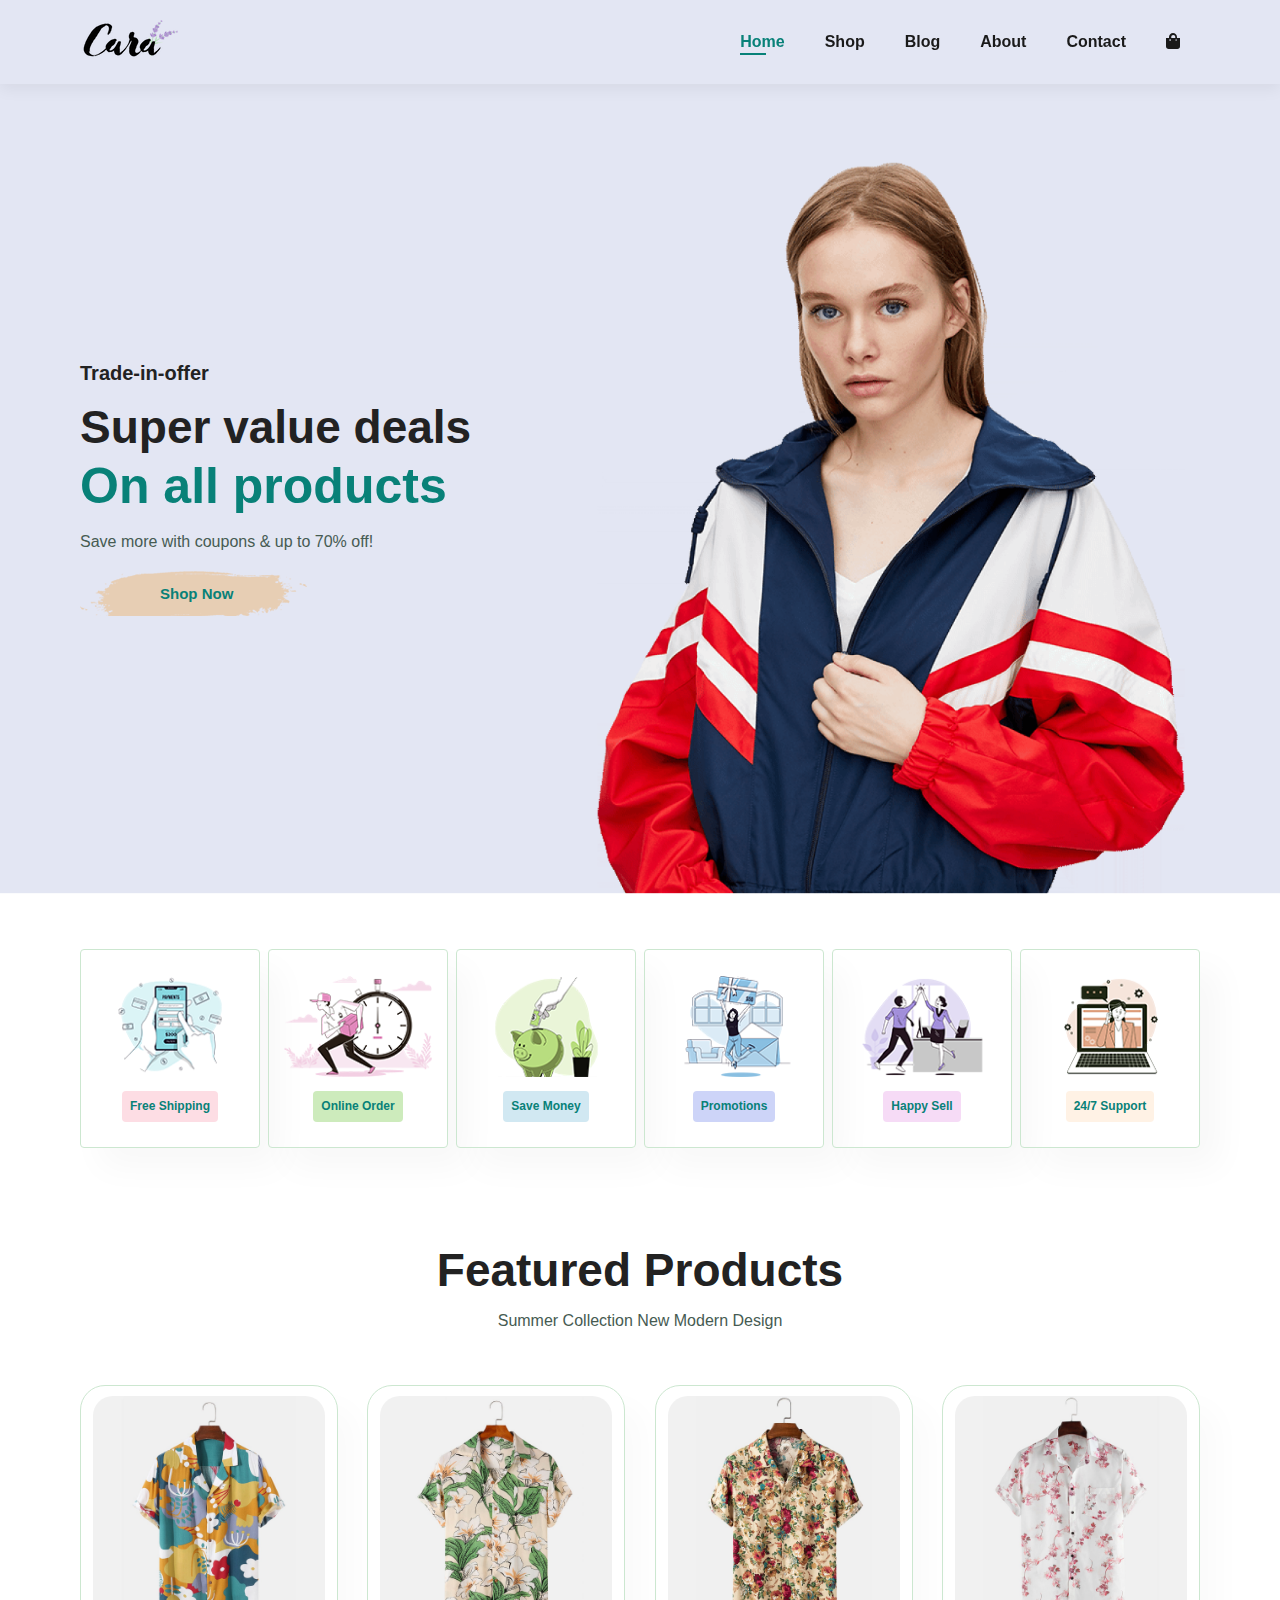
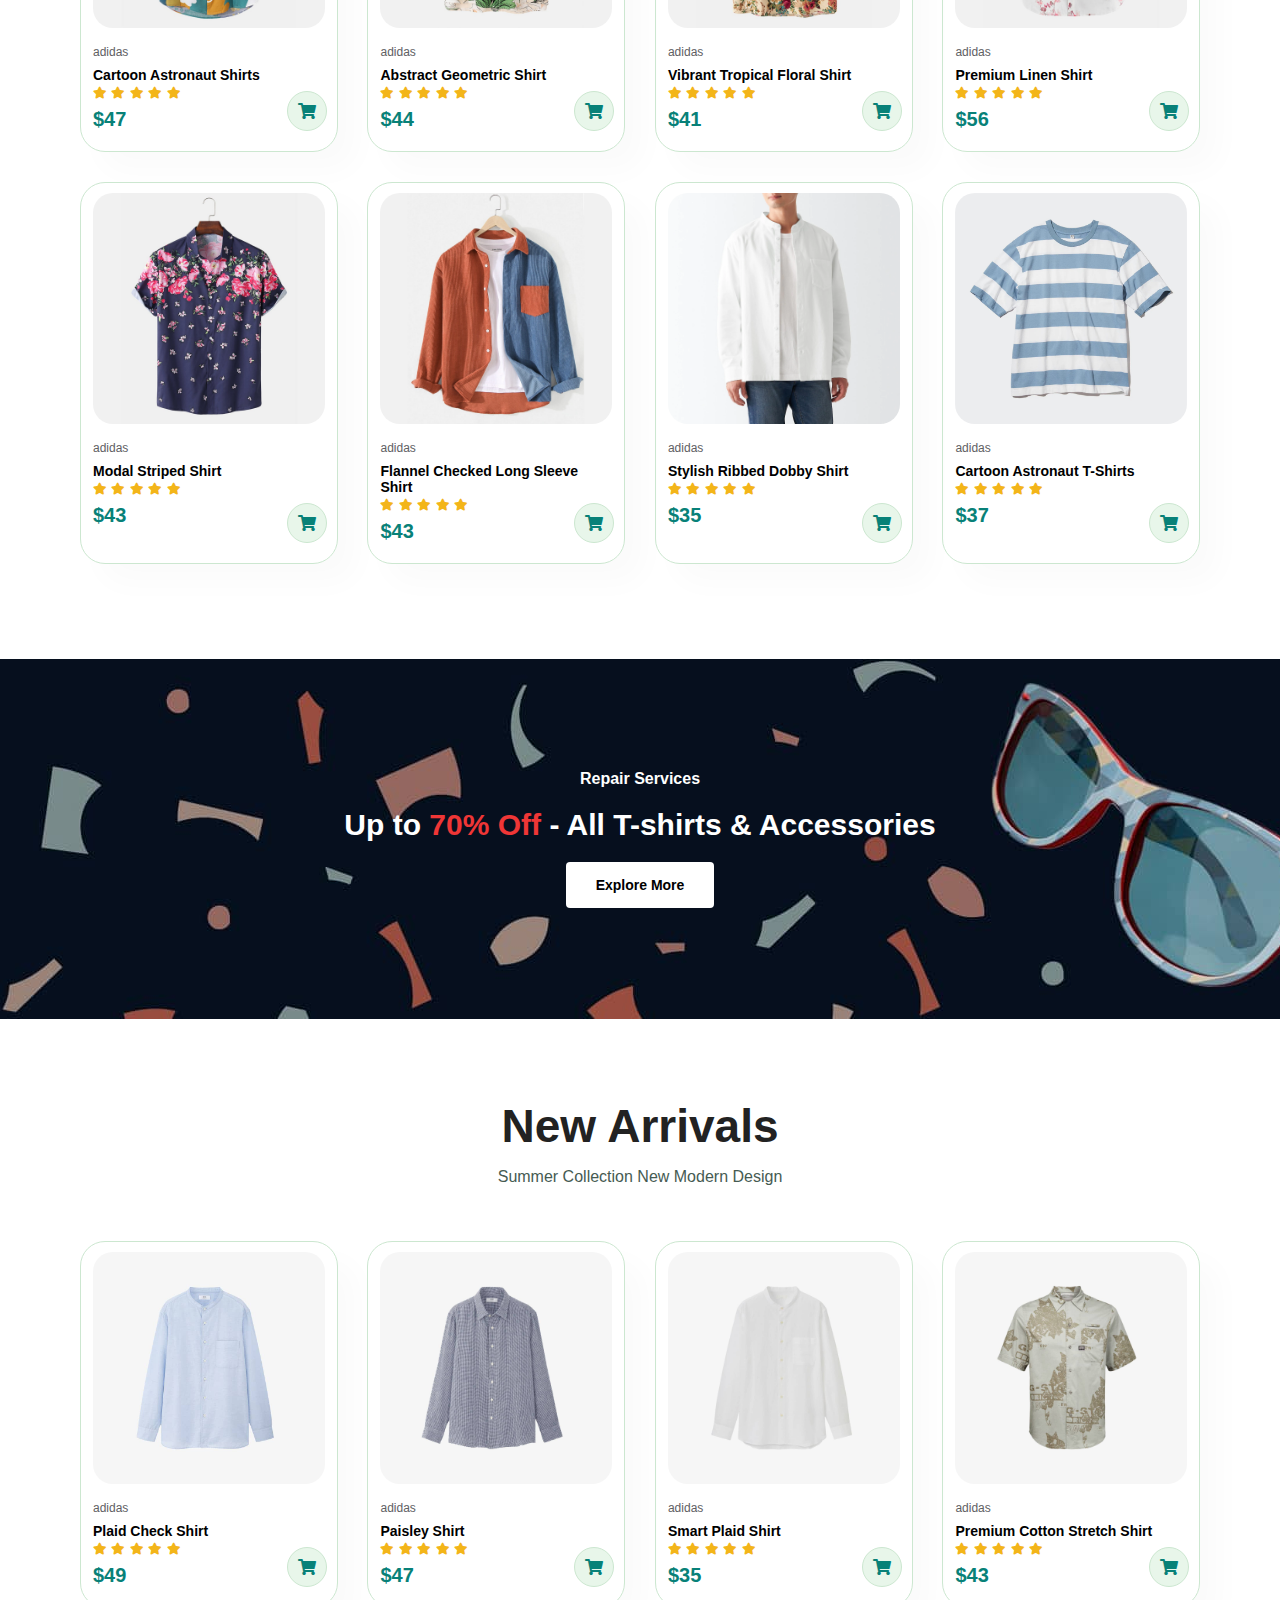
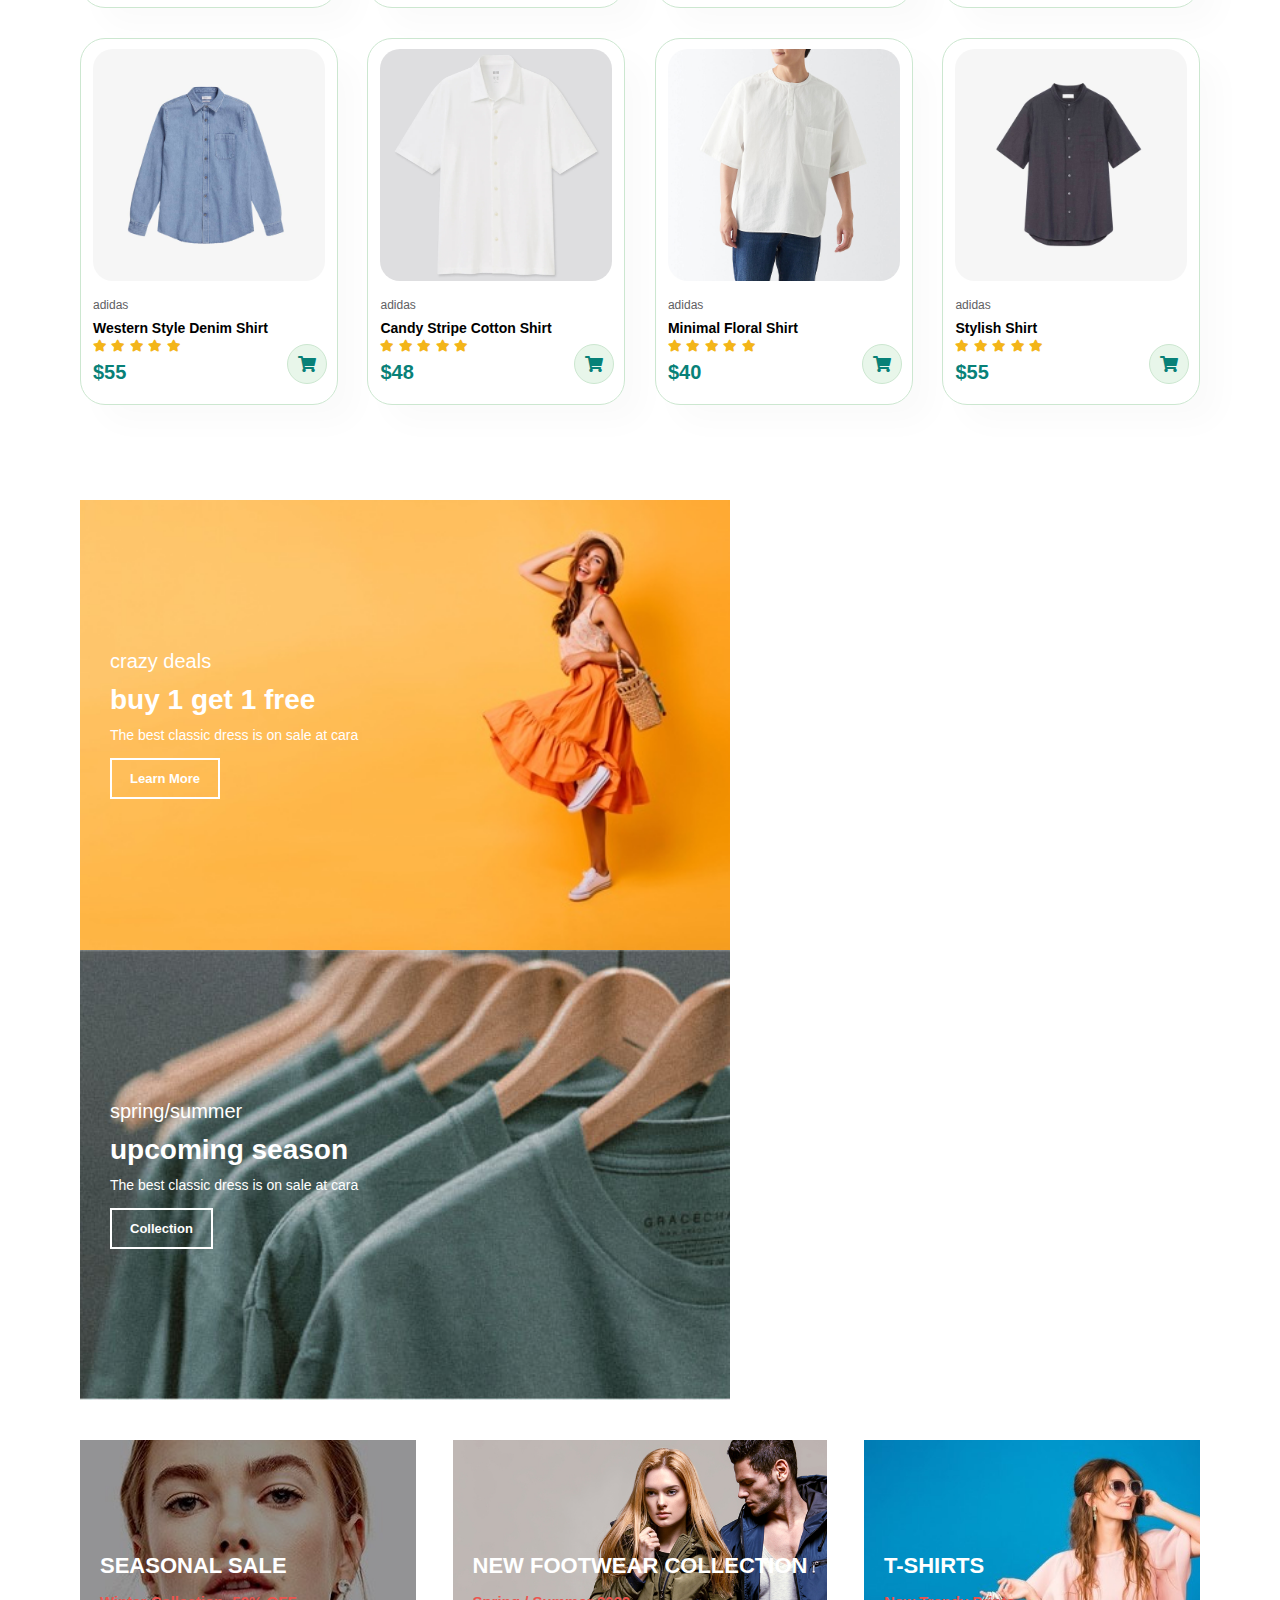
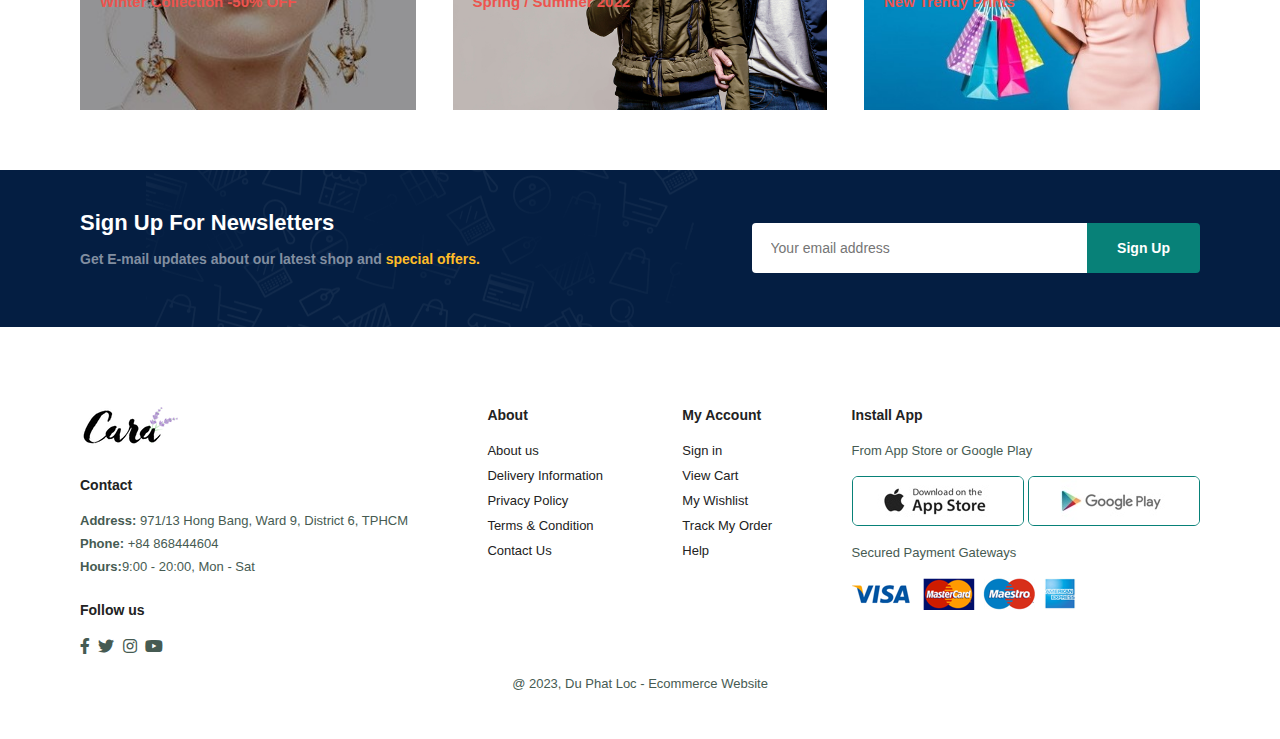
<file: index.html>
<!DOCTYPE html>
<html lang="en">
  <head>
    <meta charset="UTF-8" />
    <meta http-equiv="X-UA-Compatible" content="IE=edge" />
    <meta name="viewport" content="width=device-width, initial-scale=1.0" />
    <title>Ecommerce Website</title>
    <link
      rel="stylesheet"
      href="https://use.fontawesome.com/releases/v5.15.4/css/all.css"
    />
    <link rel="stylesheet" href="style.css" />
  </head>

  <body>
    <section id="header">
      <a href="#"><img src="img/logo.png" class="logo" alt="" /></a>
      <div>
        <ul id="navbar">
          <li><a class="active" href="index.html">Home</a></li>
          <li><a href="shop.html">Shop</a></li>
          <li><a href="blog.html">Blog</a></li>
          <li><a href="about.html">About</a></li>
          <li><a href="contact.html">Contact</a></li>
          <li id="lg-bag">
            <a href="cart.html"><i class="fas fa-shopping-bag"></i></a>
          </li>
          <a href="#" id="close"><i class="fas fa-times"></i></a>
        </ul>
      </div>
      <div id="mobile">
        <a href="cart.html"><i class="fas fa-shopping-bag"></i></a>
        <i id="bar" class="fas fa-outdent"></i>
      </div>
    </section>

    <section id="hero">
      <h4>Trade-in-offer</h4>
      <h2>Super value deals</h2>
      <h1>On all products</h1>
      <p>Save more with coupons & up to 70% off!</p>
      <button>Shop Now</button>
    </section>

    <section id="feature" class="section-p1">
      <div class="fe-box">
        <img src="img/features/f1.png" alt="" />
        <h6>Free Shipping</h6>
      </div>
      <div class="fe-box">
        <img src="img/features/f2.png" alt="" />
        <h6>Online Order</h6>
      </div>
      <div class="fe-box">
        <img src="img/features/f3.png" alt="" />
        <h6>Save Money</h6>
      </div>
      <div class="fe-box">
        <img src="img/features/f4.png" alt="" />
        <h6>Promotions</h6>
      </div>
      <div class="fe-box">
        <img src="img/features/f5.png" alt="" />
        <h6>Happy Sell</h6>
      </div>
      <div class="fe-box">
        <img src="img/features/f6.png" alt="" />
        <h6>24/7 Support</h6>
      </div>
    </section>

    <section id="product1" class="section-p1">
      <h2>Featured Products</h2>
      <p>Summer Collection New Modern Design</p>
      <div class="pro-container">
        <div class="pro">
          <img src="img/products/f1.jpg" alt="" />
          <div class="des">
            <span>adidas</span>
            <h5>Cartoon Astronaut Shirts</h5>
            <div class="star">
              <i class="fas fa-star"></i>
              <i class="fas fa-star"></i>
              <i class="fas fa-star"></i>
              <i class="fas fa-star"></i>
              <i class="fas fa-star"></i>
            </div>
            <h4>$47</h4>
          </div>
          <a href="#"><i class="fas fa-shopping-cart"></i></a>
        </div>
        <div class="pro">
          <img src="img/products/f2.jpg" alt="" />
          <div class="des">
            <span>adidas</span>
            <h5>Abstract Geometric Shirt</h5>
            <div class="star">
              <i class="fas fa-star"></i>
              <i class="fas fa-star"></i>
              <i class="fas fa-star"></i>
              <i class="fas fa-star"></i>
              <i class="fas fa-star"></i>
            </div>
            <h4>$44</h4>
          </div>
          <a href="#"><i class="fas fa-shopping-cart"></i></a>
        </div>
        <div class="pro">
          <img src="img/products/f3.jpg" alt="" />
          <div class="des">
            <span>adidas</span>
            <h5>Vibrant Tropical Floral Shirt</h5>
            <div class="star">
              <i class="fas fa-star"></i>
              <i class="fas fa-star"></i>
              <i class="fas fa-star"></i>
              <i class="fas fa-star"></i>
              <i class="fas fa-star"></i>
            </div>
            <h4>$41</h4>
          </div>
          <a href="#"><i class="fas fa-shopping-cart"></i></a>
        </div>
        <div class="pro">
          <img src="img/products/f4.jpg" alt="" />
          <div class="des">
            <span>adidas</span>
            <h5>Premium Linen Shirt</h5>
            <div class="star">
              <i class="fas fa-star"></i>
              <i class="fas fa-star"></i>
              <i class="fas fa-star"></i>
              <i class="fas fa-star"></i>
              <i class="fas fa-star"></i>
            </div>
            <h4>$56</h4>
          </div>
          <a href="#"><i class="fas fa-shopping-cart"></i></a>
        </div>
        <div class="pro">
          <img src="img/products/f5.jpg" alt="" />
          <div class="des">
            <span>adidas</span>
            <h5>Modal Striped Shirt</h5>
            <div class="star">
              <i class="fas fa-star"></i>
              <i class="fas fa-star"></i>
              <i class="fas fa-star"></i>
              <i class="fas fa-star"></i>
              <i class="fas fa-star"></i>
            </div>
            <h4>$43</h4>
          </div>
          <a href="#"><i class="fas fa-shopping-cart"></i></a>
        </div>
        <div class="pro">
          <img src="img/products/f6.jpg" alt="" />
          <div class="des">
            <span>adidas</span>
            <h5>Flannel Checked Long Sleeve Shirt</h5>
            <div class="star">
              <i class="fas fa-star"></i>
              <i class="fas fa-star"></i>
              <i class="fas fa-star"></i>
              <i class="fas fa-star"></i>
              <i class="fas fa-star"></i>
            </div>
            <h4>$43</h4>
          </div>
          <a href="#"><i class="fas fa-shopping-cart"></i></a>
        </div>
        <div class="pro">
          <img src="img/products/f7.png" alt="" />
          <div class="des">
            <span>adidas</span>
            <h5>Stylish Ribbed Dobby Shirt</h5>
            <div class="star">
              <i class="fas fa-star"></i>
              <i class="fas fa-star"></i>
              <i class="fas fa-star"></i>
              <i class="fas fa-star"></i>
              <i class="fas fa-star"></i>
            </div>
            <h4>$35</h4>
          </div>
          <a href="#"><i class="fas fa-shopping-cart"></i></a>
        </div>
        <div class="pro">
          <img src="img/products/f8.jpg" alt="" />
          <div class="des">
            <span>adidas</span>
            <h5>Cartoon Astronaut T-Shirts</h5>
            <div class="star">
              <i class="fas fa-star"></i>
              <i class="fas fa-star"></i>
              <i class="fas fa-star"></i>
              <i class="fas fa-star"></i>
              <i class="fas fa-star"></i>
            </div>
            <h4>$37</h4>
          </div>
          <a href="#"><i class="fas fa-shopping-cart"></i></a>
        </div>
      </div>
    </section>

    <section id="banner" class="section-m1">
      <h4>Repair Services</h4>
      <h2>Up to <span>70% Off</span> - All T-shirts & Accessories</h2>
      <button class="normal">Explore More</button>
    </section>

    <section id="product1" class="section-p1">
      <h2>New Arrivals</h2>
      <p>Summer Collection New Modern Design</p>
      <div class="pro-container">
        <div class="pro">
          <img src="img/products/n1.jpg" alt="" />
          <div class="des">
            <span>adidas</span>
            <h5>Plaid Check Shirt</h5>
            <div class="star">
              <i class="fas fa-star"></i>
              <i class="fas fa-star"></i>
              <i class="fas fa-star"></i>
              <i class="fas fa-star"></i>
              <i class="fas fa-star"></i>
            </div>
            <h4>$49</h4>
          </div>
          <a href="#"><i class="fas fa-shopping-cart"></i></a>
        </div>
        <div class="pro">
          <img src="img/products/n2.jpg" alt="" />
          <div class="des">
            <span>adidas</span>
            <h5>Paisley Shirt</h5>
            <div class="star">
              <i class="fas fa-star"></i>
              <i class="fas fa-star"></i>
              <i class="fas fa-star"></i>
              <i class="fas fa-star"></i>
              <i class="fas fa-star"></i>
            </div>
            <h4>$47</h4>
          </div>
          <a href="#"><i class="fas fa-shopping-cart"></i></a>
        </div>
        <div class="pro">
          <img src="img/products/n3.jpg" alt="" />
          <div class="des">
            <span>adidas</span>
            <h5>Smart Plaid Shirt</h5>
            <div class="star">
              <i class="fas fa-star"></i>
              <i class="fas fa-star"></i>
              <i class="fas fa-star"></i>
              <i class="fas fa-star"></i>
              <i class="fas fa-star"></i>
            </div>
            <h4>$35</h4>
          </div>
          <a href="#"><i class="fas fa-shopping-cart"></i></a>
        </div>
        <div class="pro">
          <img src="img/products/n4.jpg" alt="" />
          <div class="des">
            <span>adidas</span>
            <h5>Premium Cotton Stretch Shirt</h5>
            <div class="star">
              <i class="fas fa-star"></i>
              <i class="fas fa-star"></i>
              <i class="fas fa-star"></i>
              <i class="fas fa-star"></i>
              <i class="fas fa-star"></i>
            </div>
            <h4>$43</h4>
          </div>
          <a href="#"><i class="fas fa-shopping-cart"></i></a>
        </div>
        <div class="pro">
          <img src="img/products/n5.jpg" alt="" />
          <div class="des">
            <span>adidas</span>
            <h5>Western Style Denim Shirt</h5>
            <div class="star">
              <i class="fas fa-star"></i>
              <i class="fas fa-star"></i>
              <i class="fas fa-star"></i>
              <i class="fas fa-star"></i>
              <i class="fas fa-star"></i>
            </div>
            <h4>$55</h4>
          </div>
          <a href="#"><i class="fas fa-shopping-cart"></i></a>
        </div>
        <div class="pro">
          <img src="img/products/n6.jpg" alt="" />
          <div class="des">
            <span>adidas</span>
            <h5>Candy Stripe Cotton Shirt</h5>
            <div class="star">
              <i class="fas fa-star"></i>
              <i class="fas fa-star"></i>
              <i class="fas fa-star"></i>
              <i class="fas fa-star"></i>
              <i class="fas fa-star"></i>
            </div>
            <h4>$48</h4>
          </div>
          <a href="#"><i class="fas fa-shopping-cart"></i></a>
        </div>
        <div class="pro">
          <img src="img/products/n7.jpg" alt="" />
          <div class="des">
            <span>adidas</span>
            <h5>Minimal Floral Shirt</h5>
            <div class="star">
              <i class="fas fa-star"></i>
              <i class="fas fa-star"></i>
              <i class="fas fa-star"></i>
              <i class="fas fa-star"></i>
              <i class="fas fa-star"></i>
            </div>
            <h4>$40</h4>
          </div>
          <a href="#"><i class="fas fa-shopping-cart"></i></a>
        </div>
        <div class="pro">
          <img src="img/products/n8.jpg" alt="" />
          <div class="des">
            <span>adidas</span>
            <h5>Stylish Shirt</h5>
            <div class="star">
              <i class="fas fa-star"></i>
              <i class="fas fa-star"></i>
              <i class="fas fa-star"></i>
              <i class="fas fa-star"></i>
              <i class="fas fa-star"></i>
            </div>
            <h4>$55</h4>
          </div>
          <a href="#"><i class="fas fa-shopping-cart"></i></a>
        </div>
      </div>
    </section>

    <section id="sm-banner" class="section-p1">
      <div class="banner-box">
        <h4>crazy deals</h4>
        <h2>buy 1 get 1 free</h2>
        <span>The best classic dress is on sale at cara</span>
        <button class="white">Learn More</button>
      </div>
      <div class="banner-box banner-box2">
        <h4>spring/summer</h4>
        <h2>upcoming season</h2>
        <span>The best classic dress is on sale at cara</span>
        <button class="white">Collection</button>
      </div>
    </section>

    <section id="banner3">
      <div class="banner-box">
        <h2>SEASONAL SALE</h2>
        <h3>Winter Collection -50% OFF</h3>
      </div>
      <div class="banner-box banner-box2">
        <h2>NEW FOOTWEAR COLLECTION</h2>
        <h3>Spring / Summer 2022</h3>
      </div>
      <div class="banner-box banner-box3">
        <h2>T-SHIRTS</h2>
        <h3>New Trendy Prints</h3>
      </div>
    </section>

    <section id="newsletter" class="section-p1 section-m1">
      <div class="newstext">
        <h4>Sign Up For Newsletters</h4>
        <p>
          Get E-mail updates about our latest shop and
          <span> special offers.</span>
        </p>
      </div>
      <div class="form">
        <input type="text" placeholder="Your email address" />
        <button class="normal">Sign Up</button>
      </div>
    </section>

    <footer class="section-p1">
      <div class="col">
        <img class="logo" src="img/logo.png" alt="" />
        <h4>Contact</h4>
        <p>
          <strong>Address:</strong> 971/13 Hong Bang, Ward 9, District 6, TPHCM
        </p>
        <p><strong>Phone: </strong>+84 868444604</p>
        <p><strong>Hours:</strong>9:00 - 20:00, Mon - Sat</p>
        <div class="follow">
          <h4>Follow us</h4>
          <div class="icon">
            <i class="fab fa-facebook-f"></i>
            <i class="fab fa-twitter"></i>
            <i class="fab fa-instagram"></i>
            <i class="fab fa-youtube"></i>
          </div>
        </div>
      </div>

      <div class="col">
        <h4>About</h4>
        <a href="#">About us </a>
        <a href="#">Delivery Information </a>
        <a href="#">Privacy Policy</a>
        <a href="#">Terms & Condition</a>
        <a href="#">Contact Us</a>
      </div>

      <div class="col">
        <h4>My Account</h4>
        <a href="#">Sign in</a>
        <a href="#">View Cart </a>
        <a href="#">My Wishlist</a>
        <a href="#">Track My Order</a>
        <a href="#">Help</a>
      </div>

      <div class="col install">
        <h4>Install App</h4>
        <p>From App Store or Google Play</p>
        <div class="row">
          <img src="img/pay/app.jpg" alt="" />
          <img src="img/pay/play.jpg" alt="" />
        </div>
        <p>Secured Payment Gateways</p>
        <img src="img/pay/pay.png" alt="" />
      </div>

      <div class="copyright">
        <p>@ 2023, Du Phat Loc - Ecommerce Website</p>
      </div>
    </footer>

    <script src="script.js"></script>
  </body>
</html>
</file>
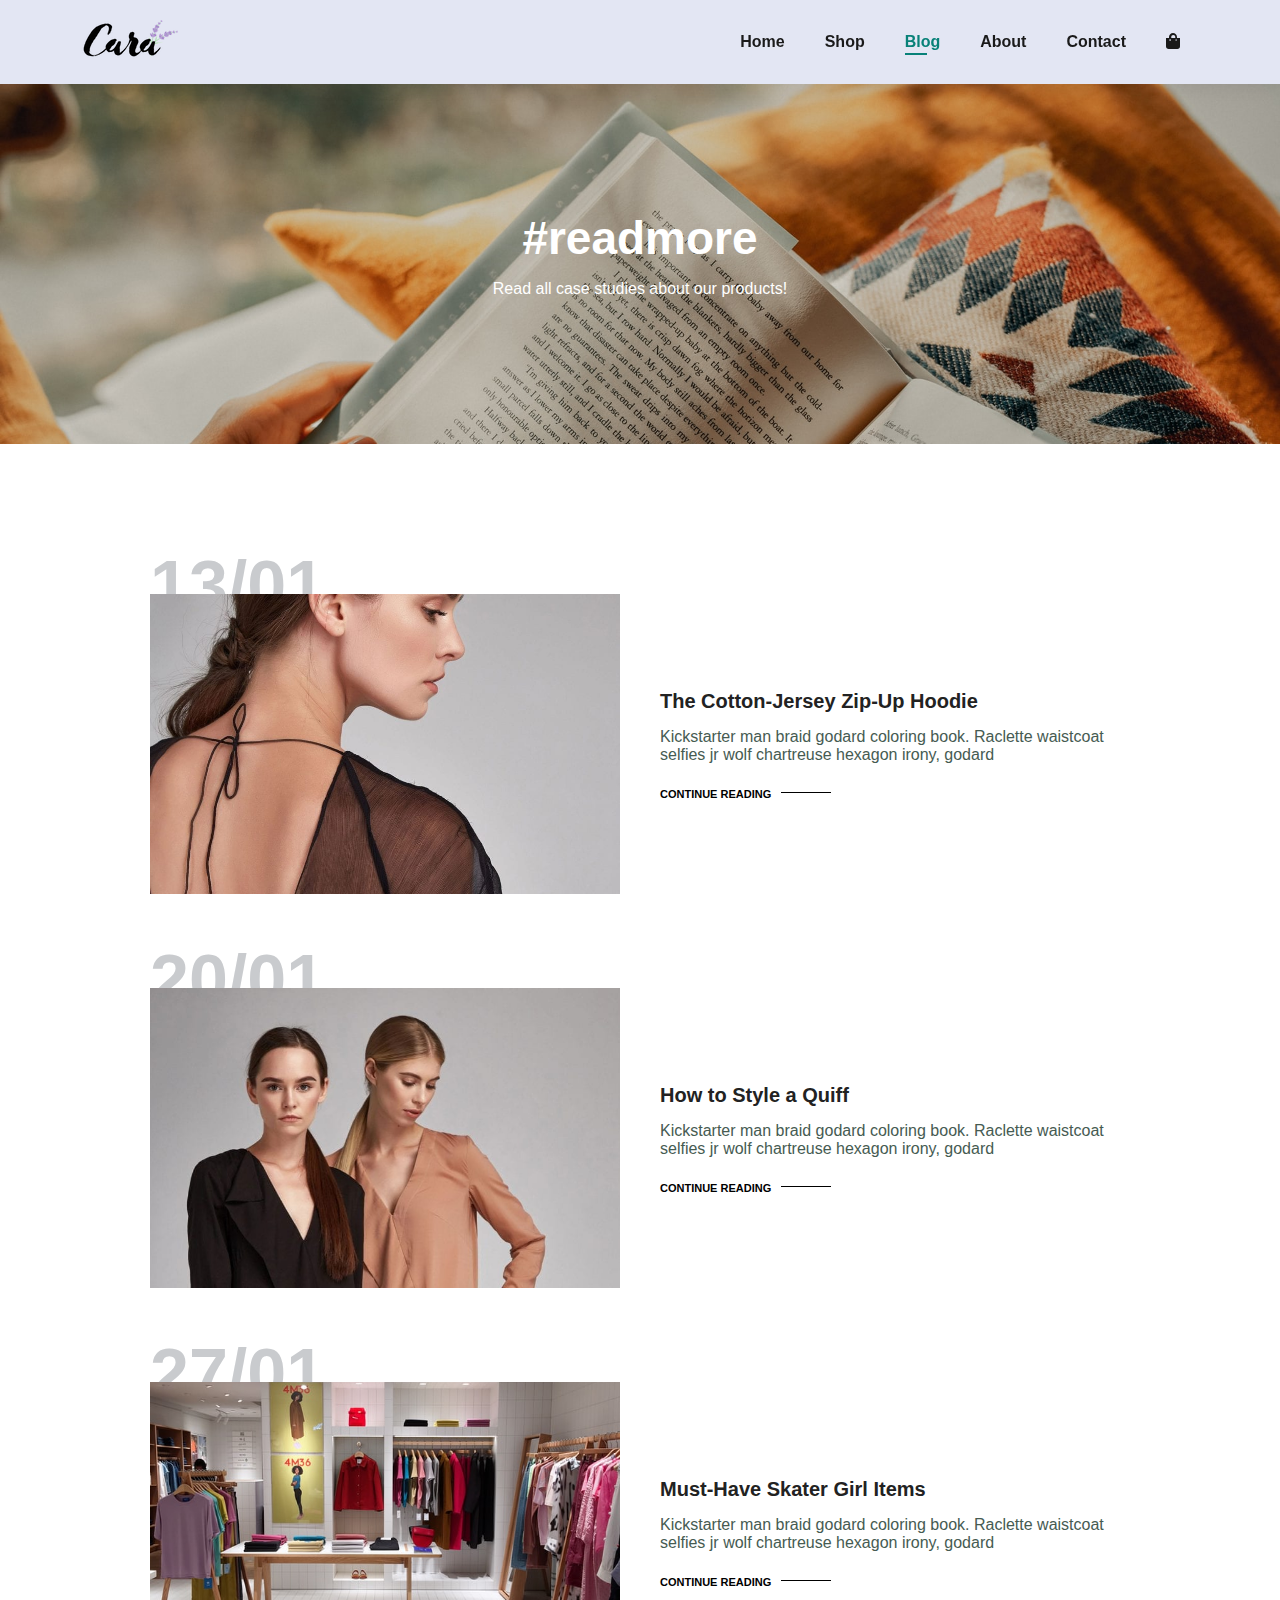
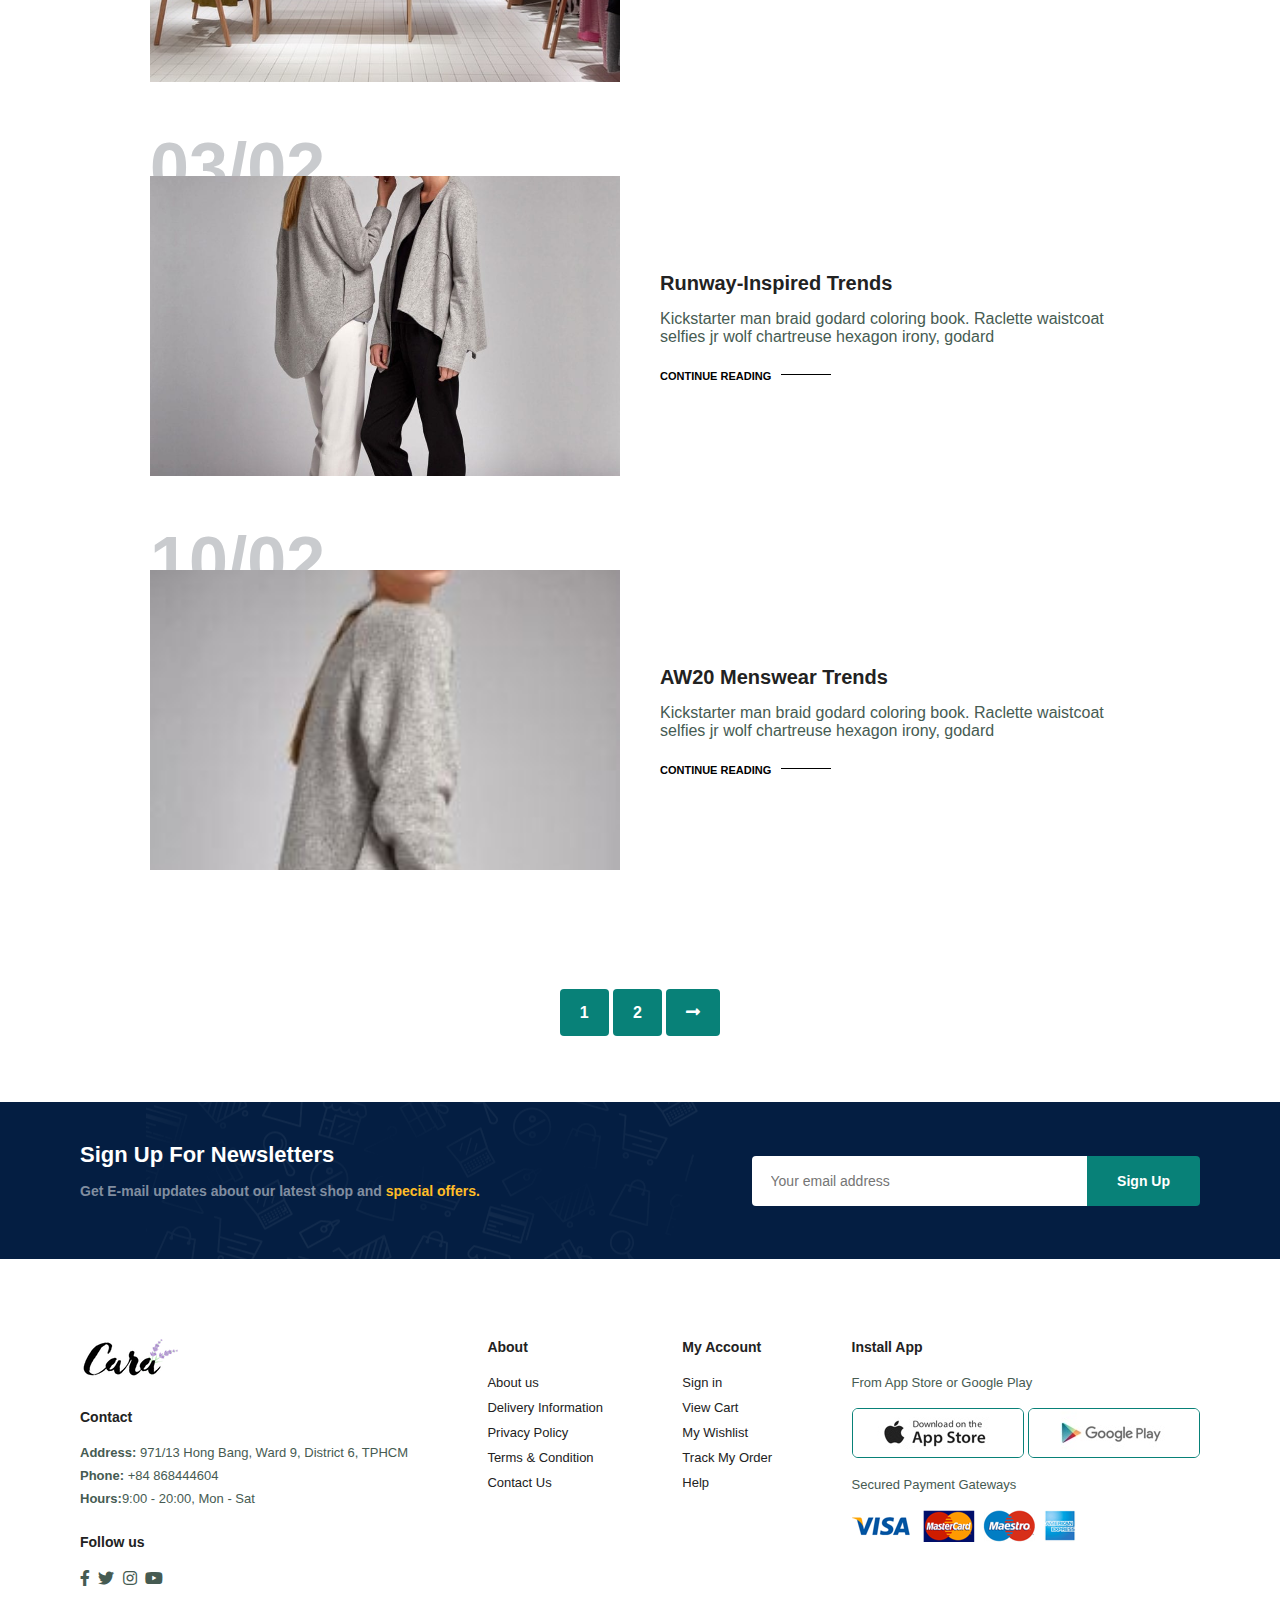
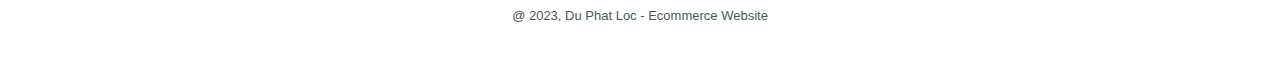
<file: blog.html>
<!DOCTYPE html>
<html lang="en">
  <head>
    <meta charset="UTF-8" />
    <meta http-equiv="X-UA-Compatible" content="IE=edge" />
    <meta name="viewport" content="width=device-width, initial-scale=1.0" />
    <title>Ecommerce Website</title>
    <link
      rel="stylesheet"
      href="https://use.fontawesome.com/releases/v5.15.4/css/all.css"
    />
    <link rel="stylesheet" href="style.css" />
  </head>

  <body>
    <section id="header">
      <a href="#"><img src="img/logo.png" class="logo" alt="" /></a>
      <div>
        <ul id="navbar">
          <li><a href="index.html">Home</a></li>
          <li><a href="shop.html">Shop</a></li>
          <li><a class="active" href="blog.html">Blog</a></li>
          <li><a href="about.html">About</a></li>
          <li><a href="contact.html">Contact</a></li>
          <li id="lg-bag">
            <a href="cart.html"><i class="fas fa-shopping-bag"></i></a>
          </li>
          <a href="#" id="close"><i class="fas fa-times"></i></a>
        </ul>
      </div>
      <div id="mobile">
        <a href="cart.html"><i class="fas fa-shopping-bag"></i></a>
        <i id="bar" class="fas fa-outdent"></i>
      </div>
    </section>

    <section id="page-header" class="blog-header">
      <h2>#readmore</h2>
      <p>Read all case studies about our products!</p>
    </section>

    <section id="blog">
      <div class="blog-box">
        <div class="blog-img">
          <img src="img/blog/b1.jpg" alt="" />
        </div>
        <div class="blog-details">
          <h4>The Cotton-Jersey Zip-Up Hoodie</h4>
          <p>
            Kickstarter man braid godard coloring book. Raclette waistcoat
            selfies jr wolf chartreuse hexagon irony, godard
          </p>
          <a href="#">CONTINUE READING</a>
        </div>
        <h1>13/01</h1>
      </div>
      <div class="blog-box">
        <div class="blog-img">
          <img src="img/blog/b2.jpg" alt="" />
        </div>
        <div class="blog-details">
          <h4>How to Style a Quiff</h4>
          <p>
            Kickstarter man braid godard coloring book. Raclette waistcoat
            selfies jr wolf chartreuse hexagon irony, godard
          </p>
          <a href="#">CONTINUE READING</a>
        </div>
        <h1>20/01</h1>
      </div>
      <div class="blog-box">
        <div class="blog-img">
          <img src="img/blog/b3.jpg" alt="" />
        </div>
        <div class="blog-details">
          <h4>Must-Have Skater Girl Items</h4>
          <p>
            Kickstarter man braid godard coloring book. Raclette waistcoat
            selfies jr wolf chartreuse hexagon irony, godard
          </p>
          <a href="#">CONTINUE READING</a>
        </div>
        <h1>27/01</h1>
      </div>
      <div class="blog-box">
        <div class="blog-img">
          <img src="img/blog/b4.jpg" alt="" />
        </div>
        <div class="blog-details">
          <h4>Runway-Inspired Trends</h4>
          <p>
            Kickstarter man braid godard coloring book. Raclette waistcoat
            selfies jr wolf chartreuse hexagon irony, godard
          </p>
          <a href="#">CONTINUE READING</a>
        </div>
        <h1>03/02</h1>
      </div>
      <div class="blog-box">
        <div class="blog-img">
          <img src="img/blog/b5.jpg" alt="" />
        </div>
        <div class="blog-details">
          <h4>AW20 Menswear Trends</h4>
          <p>
            Kickstarter man braid godard coloring book. Raclette waistcoat
            selfies jr wolf chartreuse hexagon irony, godard
          </p>
          <a href="#">CONTINUE READING</a>
        </div>
        <h1>10/02</h1>
      </div>
    </section>

    <section id="pagination" class="section-p1">
      <a href="#">1</a>
      <a href="#">2</a>
      <a href="#"><i class="fas fa-long-arrow-alt-right"></i></a>
    </section>

    <section id="newsletter" class="section-p1 section-m1">
      <div class="newstext">
        <h4>Sign Up For Newsletters</h4>
        <p>
          Get E-mail updates about our latest shop and
          <span> special offers.</span>
        </p>
      </div>
      <div class="form">
        <input type="text" placeholder="Your email address" />
        <button class="normal">Sign Up</button>
      </div>
    </section>

    <footer class="section-p1">
      <div class="col">
        <img class="logo" src="img/logo.png" alt="" />
        <h4>Contact</h4>
        <p>
          <strong>Address:</strong> 971/13 Hong Bang, Ward 9, District 6, TPHCM
        </p>
        <p><strong>Phone: </strong>+84 868444604</p>
        <p><strong>Hours:</strong>9:00 - 20:00, Mon - Sat</p>
        <div class="follow">
          <h4>Follow us</h4>
          <div class="icon">
            <i class="fab fa-facebook-f"></i>
            <i class="fab fa-twitter"></i>
            <i class="fab fa-instagram"></i>
            <i class="fab fa-youtube"></i>
          </div>
        </div>
      </div>

      <div class="col">
        <h4>About</h4>
        <a href="#">About us </a>
        <a href="#">Delivery Information </a>
        <a href="#">Privacy Policy</a>
        <a href="#">Terms & Condition</a>
        <a href="#">Contact Us</a>
      </div>

      <div class="col">
        <h4>My Account</h4>
        <a href="#">Sign in</a>
        <a href="#">View Cart </a>
        <a href="#">My Wishlist</a>
        <a href="#">Track My Order</a>
        <a href="#">Help</a>
      </div>

      <div class="col install">
        <h4>Install App</h4>
        <p>From App Store or Google Play</p>
        <div class="row">
          <img src="img/pay/app.jpg" alt="" />
          <img src="img/pay/play.jpg" alt="" />
        </div>
        <p>Secured Payment Gateways</p>
        <img src="img/pay/pay.png" alt="" />
      </div>

      <div class="copyright">
        <p>@ 2023, Du Phat Loc - Ecommerce Website</p>
      </div>
    </footer>

    <script src="script.js"></script>
  </body>
</html>
</file>
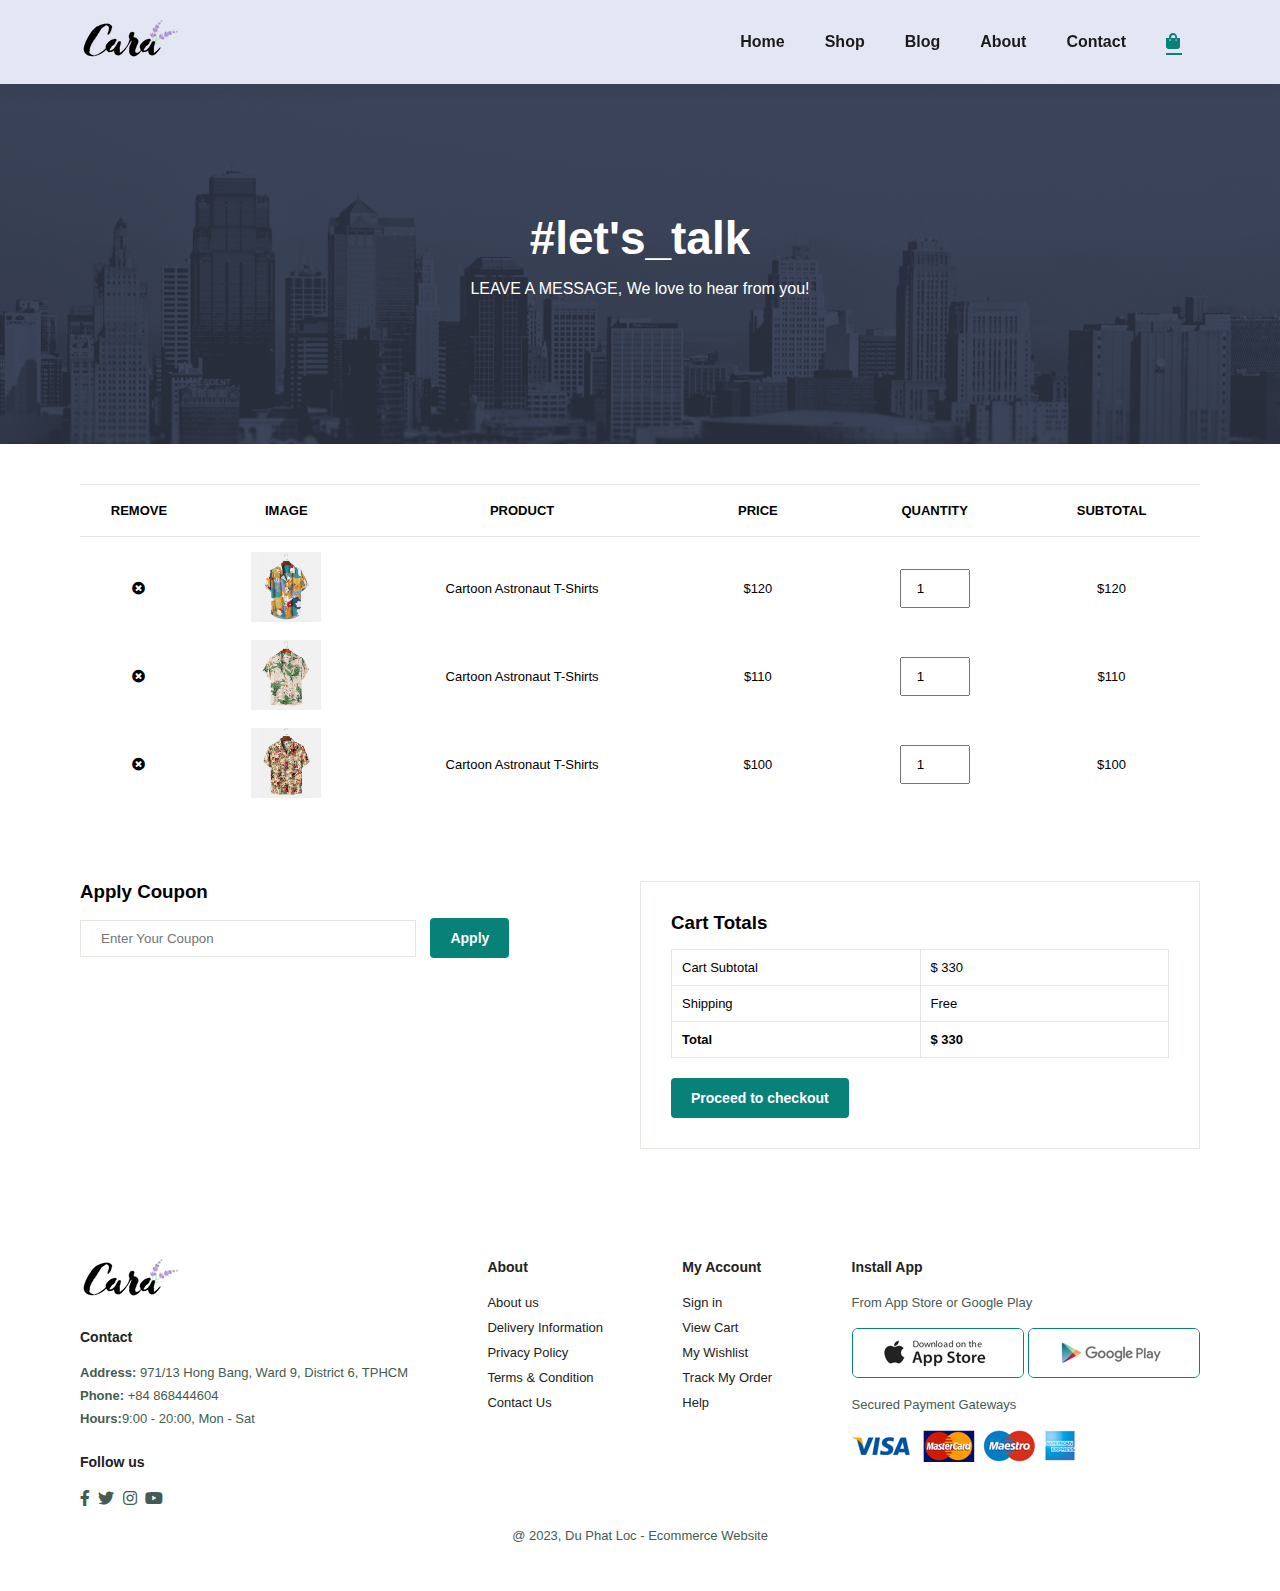
<file: cart.html>
<!DOCTYPE html>
<html lang="en">
  <head>
    <meta charset="UTF-8" />
    <meta http-equiv="X-UA-Compatible" content="IE=edge" />
    <meta name="viewport" content="width=device-width, initial-scale=1.0" />
    <title>Ecommerce Website</title>
    <link
      rel="stylesheet"
      href="https://use.fontawesome.com/releases/v5.15.4/css/all.css"
    />
    <link rel="stylesheet" href="style.css" />
  </head>

  <body>
    <section id="header">
      <a href="#"><img src="img/logo.png" class="logo" alt="" /></a>
      <div>
        <ul id="navbar">
          <li><a href="index.html">Home</a></li>
          <li><a href="shop.html">Shop</a></li>
          <li><a href="blog.html">Blog</a></li>
          <li><a href="about.html">About</a></li>
          <li><a href="contact.html">Contact</a></li>
          <li id="lg-bag">
            <a class="active" href="cart.html"
              ><i class="fas fa-shopping-bag"></i
            ></a>
          </li>
          <a href="#" id="close"><i class="fas fa-times"></i></a>
        </ul>
      </div>
      <div id="mobile">
        <a href="cart.html"><i class="fas fa-shopping-bag"></i></a>
        <i id="bar" class="fas fa-outdent"></i>
      </div>
    </section>

    <section id="page-header" class="about-header">
      <h2>#let's_talk</h2>
      <p>LEAVE A MESSAGE, We love to hear from you!</p>
    </section>

    <section id="cart" class="section-p1">
      <table width="100%">
        <thead>
          <tr>
            <td>Remove</td>
            <td>Image</td>
            <td>Product</td>
            <td>Price</td>
            <td>Quantity</td>
            <td>Subtotal</td>
          </tr>
        </thead>
        <tbody>
            <tr>
                <td><a href="#"></a><i class="fas fa-times-circle"></i></a></td>
                <td><img src="img/products/f1.jpg" alt=""></td>
                <td>Cartoon Astronaut T-Shirts</td>
                <td>$120</td>
                <td><input type="number" value="1"></td>
                <td>$120</td>
            </tr>
            <tr>
                <td><a href="#"></a><i class="fas fa-times-circle"></i></a></td>
                <td><img src="img/products/f2.jpg" alt=""></td>
                <td>Cartoon Astronaut T-Shirts</td>
                <td>$110</td>
                <td><input type="number" value="1"></td>
                <td>$110</td>
            </tr>
            <tr>
                <td><a href="#"></a><i class="fas fa-times-circle"></i></a></td>
                <td><img src="img/products/f3.jpg" alt=""></td>
                <td>Cartoon Astronaut T-Shirts</td>
                <td>$100</td>
                <td><input type="number" value="1"></td>
                <td>$100</td>
            </tr>
        </tbody>
      </table>
    </section>

    <section id="cart-add" class="section-p1">
        <div id="coupon">
            <h3>Apply Coupon</h3>
            <div>
                <input type="text" placeholder="Enter Your Coupon">
                <button class="normal">Apply</button>
            </div>
        </div>

        <div id="subtotal">
            <h3>Cart Totals</h3>
            <table>
                <tr>
                    <td>Cart Subtotal</td>
                    <td>$ 330</td>
                </tr>
                <tr>
                    <td>Shipping</td>
                    <td>Free</td>
                </tr>
                <tr>
                    <td><strong>Total</strong></td>
                    <td><strong>$ 330</strong></td>
                </tr>
            </table>
            <button class="normal">Proceed to checkout</button>
        </div>
    </section>

    <footer class="section-p1">
      <div class="col">
        <img class="logo" src="img/logo.png" alt="" />
        <h4>Contact</h4>
        <p>
          <strong>Address:</strong> 971/13 Hong Bang, Ward 9, District 6, TPHCM
        </p>
        <p><strong>Phone: </strong>+84 868444604</p>
        <p><strong>Hours:</strong>9:00 - 20:00, Mon - Sat</p>
        <div class="follow">
          <h4>Follow us</h4>
          <div class="icon">
            <i class="fab fa-facebook-f"></i>
            <i class="fab fa-twitter"></i>
            <i class="fab fa-instagram"></i>
            <i class="fab fa-youtube"></i>
          </div>
        </div>
      </div>

      <div class="col">
        <h4>About</h4>
        <a href="#">About us </a>
        <a href="#">Delivery Information </a>
        <a href="#">Privacy Policy</a>
        <a href="#">Terms & Condition</a>
        <a href="#">Contact Us</a>
      </div>

      <div class="col">
        <h4>My Account</h4>
        <a href="#">Sign in</a>
        <a href="#">View Cart </a>
        <a href="#">My Wishlist</a>
        <a href="#">Track My Order</a>
        <a href="#">Help</a>
      </div>

      <div class="col install">
        <h4>Install App</h4>
        <p>From App Store or Google Play</p>
        <div class="row">
          <img src="img/pay/app.jpg" alt="" />
          <img src="img/pay/play.jpg" alt="" />
        </div>
        <p>Secured Payment Gateways</p>
        <img src="img/pay/pay.png" alt="" />
      </div>

      <div class="copyright">
        <p>@ 2023, Du Phat Loc - Ecommerce Website</p>
      </div>
    </footer>

    <script src="script.js"></script>
  </body>
</html>
</file>
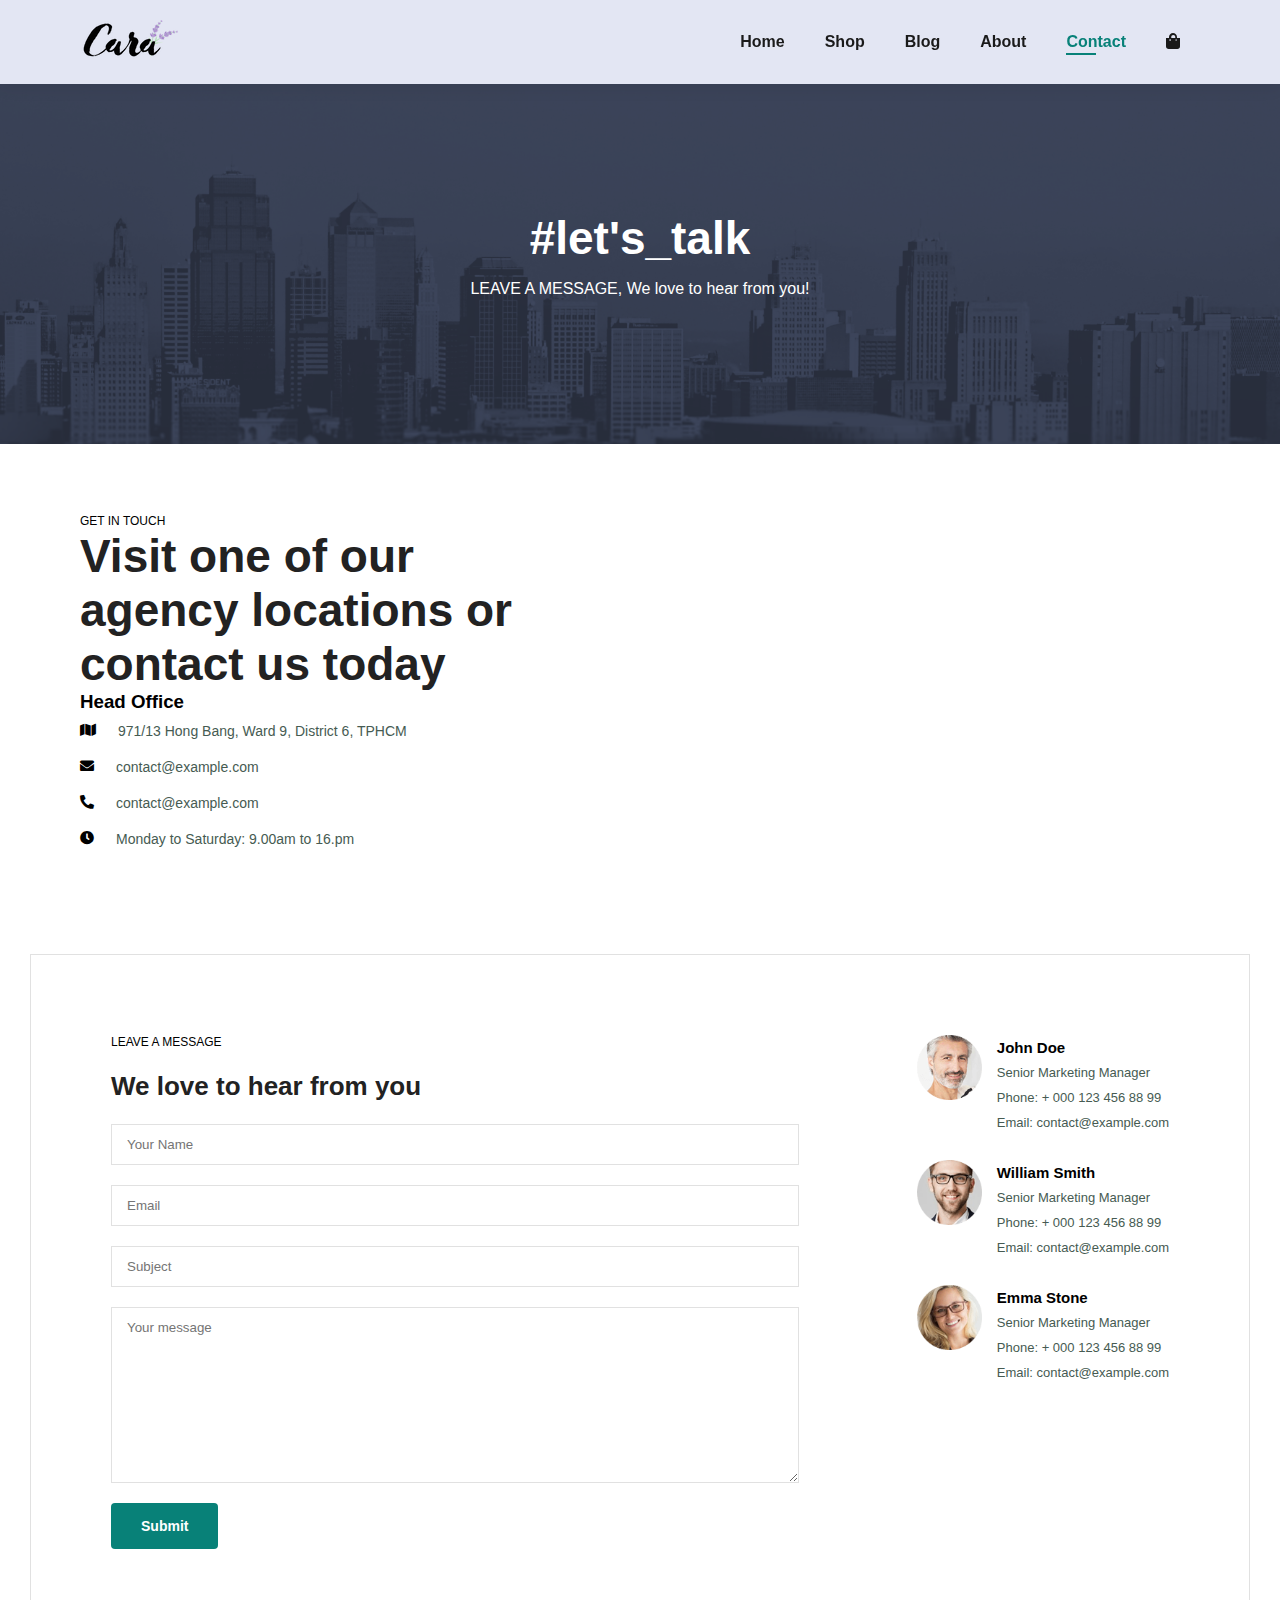
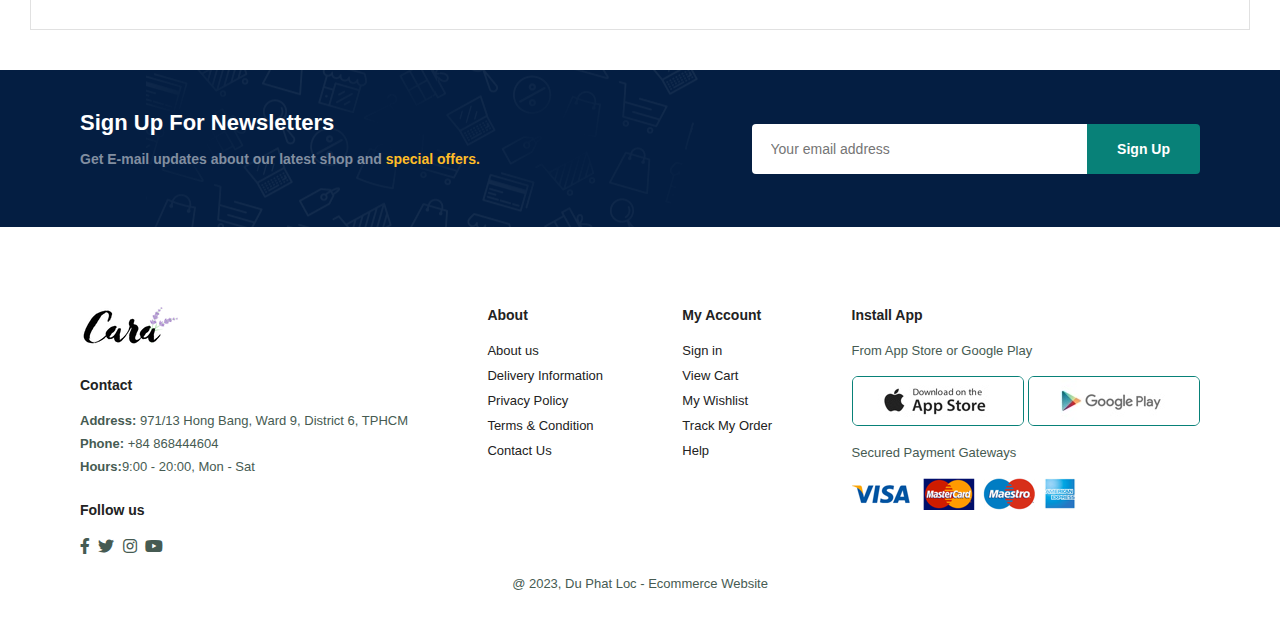
<file: contact.html>
<!DOCTYPE html>
<html lang="en">
  <head>
    <meta charset="UTF-8" />
    <meta http-equiv="X-UA-Compatible" content="IE=edge" />
    <meta name="viewport" content="width=device-width, initial-scale=1.0" />
    <title>Ecommerce Website</title>
    <link
      rel="stylesheet"
      href="https://use.fontawesome.com/releases/v5.15.4/css/all.css"
    />
    <link rel="stylesheet" href="style.css" />
  </head>

  <body>
    <section id="header">
      <a href="#"><img src="img/logo.png" class="logo" alt="" /></a>
      <div>
        <ul id="navbar">
          <li><a href="index.html">Home</a></li>
          <li><a href="shop.html">Shop</a></li>
          <li><a href="blog.html">Blog</a></li>
          <li><a href="about.html">About</a></li>
          <li><a class="active" href="contact.html">Contact</a></li>
          <li id="lg-bag">
            <a href="cart.html"><i class="fas fa-shopping-bag"></i></a>
          </li>
          <a href="#" id="close"><i class="fas fa-times"></i></a>
        </ul>
      </div>
      <div id="mobile">
        <a href="cart.html"><i class="fas fa-shopping-bag"></i></a>
        <i id="bar" class="fas fa-outdent"></i>
      </div>
    </section>

    <section id="page-header" class="about-header">
      <h2>#let's_talk</h2>
      <p>LEAVE A MESSAGE, We love to hear from you!</p>
    </section>

    <section id="contact-details" class="section-p1">
      <div class="details">
        <span>GET IN TOUCH</span>
        <h2>Visit one of our agency locations or contact us today</h2>
        <h3>Head Office</h3>
        <div>
          <li>
            <i class="fas fa-map"></i>
            <p>971/13 Hong Bang, Ward 9, District 6, TPHCM</p>
          </li>
          <li>
            <i class="fas fa-envelope"></i>
            <p>contact@example.com</p>
          </li>
          <li>
            <i class="fas fa-phone-alt"></i>
            <p>contact@example.com</p>
          </li>
          <li>
            <i class="fas fa-clock"></i>
            <p>Monday to Saturday: 9.00am to 16.pm</p>
          </li>
        </div>
      </div>

      <div class="map">
        <iframe
          src="https://www.google.com/maps/embed?pb=!1m18!1m12!1m3!1d7838.973338952637!2d106.69928337332935!3d10.773988769292652!2m3!1f0!2f0!3f0!3m2!1i1024!2i768!4f13.1!3m3!1m2!1s0x31752f46fd67ea19%3A0x57881ba4c546af7a!2zUGjDtMyBIMSRaSBiw7TMoyBOZ3V5w6rMg24gSHXDqsyjLCDEkC4gTmd1ecOqzINuIEh1w6rMoywgQuG6v24gTmdow6ksIFF14bqtbiAxLCBUaMOgbmggcGjhu5EgSOG7kyBDaMOtIE1pbmgsIFZp4buHdCBOYW0!5e0!3m2!1svi!2s!4v1674919024654!5m2!1svi!2s"
          width="600"
          height="450"
          style="border: 0"
          allowfullscreen=""
          loading="lazy"
          referrerpolicy="no-referrer-when-downgrade"
        ></iframe>
      </div>
    </section>

    <section id="form-details">
      <form action="">
        <span>LEAVE A MESSAGE</span>
        <h2>We love to hear from you</h2>
        <input type="text" placeholder="Your Name" />
        <input type="text" placeholder="Email" />
        <input type="text" placeholder="Subject" />
        <textarea
          name=""
          id=""
          cols="30"
          rows="10"
          placeholder="Your message"
        ></textarea>
        <button class="normal">Submit</button>
      </form>

      <div class="people">
        <div>
          <img src="img/people/1.png" alt="" />
          <p>
            <span>John Doe</span>Senior Marketing Manager <br />Phone: + 000 123
            456 88 99 <br />Email: contact@example.com
          </p>
        </div>
        <div>
          <img src="img/people/2.png" alt="" />
          <p>
            <span>William Smith</span>Senior Marketing Manager <br />Phone: +
            000 123 456 88 99 <br />Email: contact@example.com
          </p>
        </div>
        <div>
          <img src="img/people/3.png" alt="" />
          <p>
            <span>Emma Stone</span>Senior Marketing Manager <br />Phone: + 000
            123 456 88 99 <br />Email: contact@example.com
          </p>
        </div>
      </div>
    </section>

    <section id="newsletter" class="section-p1 section-m1">
      <div class="newstext">
        <h4>Sign Up For Newsletters</h4>
        <p>
          Get E-mail updates about our latest shop and
          <span> special offers.</span>
        </p>
      </div>
      <div class="form">
        <input type="text" placeholder="Your email address" />
        <button class="normal">Sign Up</button>
      </div>
    </section>

    <footer class="section-p1">
      <div class="col">
        <img class="logo" src="img/logo.png" alt="" />
        <h4>Contact</h4>
        <p>
          <strong>Address:</strong> 971/13 Hong Bang, Ward 9, District 6, TPHCM
        </p>
        <p><strong>Phone: </strong>+84 868444604</p>
        <p><strong>Hours:</strong>9:00 - 20:00, Mon - Sat</p>
        <div class="follow">
          <h4>Follow us</h4>
          <div class="icon">
            <i class="fab fa-facebook-f"></i>
            <i class="fab fa-twitter"></i>
            <i class="fab fa-instagram"></i>
            <i class="fab fa-youtube"></i>
          </div>
        </div>
      </div>

      <div class="col">
        <h4>About</h4>
        <a href="#">About us </a>
        <a href="#">Delivery Information </a>
        <a href="#">Privacy Policy</a>
        <a href="#">Terms & Condition</a>
        <a href="#">Contact Us</a>
      </div>

      <div class="col">
        <h4>My Account</h4>
        <a href="#">Sign in</a>
        <a href="#">View Cart </a>
        <a href="#">My Wishlist</a>
        <a href="#">Track My Order</a>
        <a href="#">Help</a>
      </div>

      <div class="col install">
        <h4>Install App</h4>
        <p>From App Store or Google Play</p>
        <div class="row">
          <img src="img/pay/app.jpg" alt="" />
          <img src="img/pay/play.jpg" alt="" />
        </div>
        <p>Secured Payment Gateways</p>
        <img src="img/pay/pay.png" alt="" />
      </div>

      <div class="copyright">
        <p>@ 2023, Du Phat Loc - Ecommerce Website</p>
      </div>
    </footer>

    <script src="script.js"></script>
  </body>
</html>
</file>
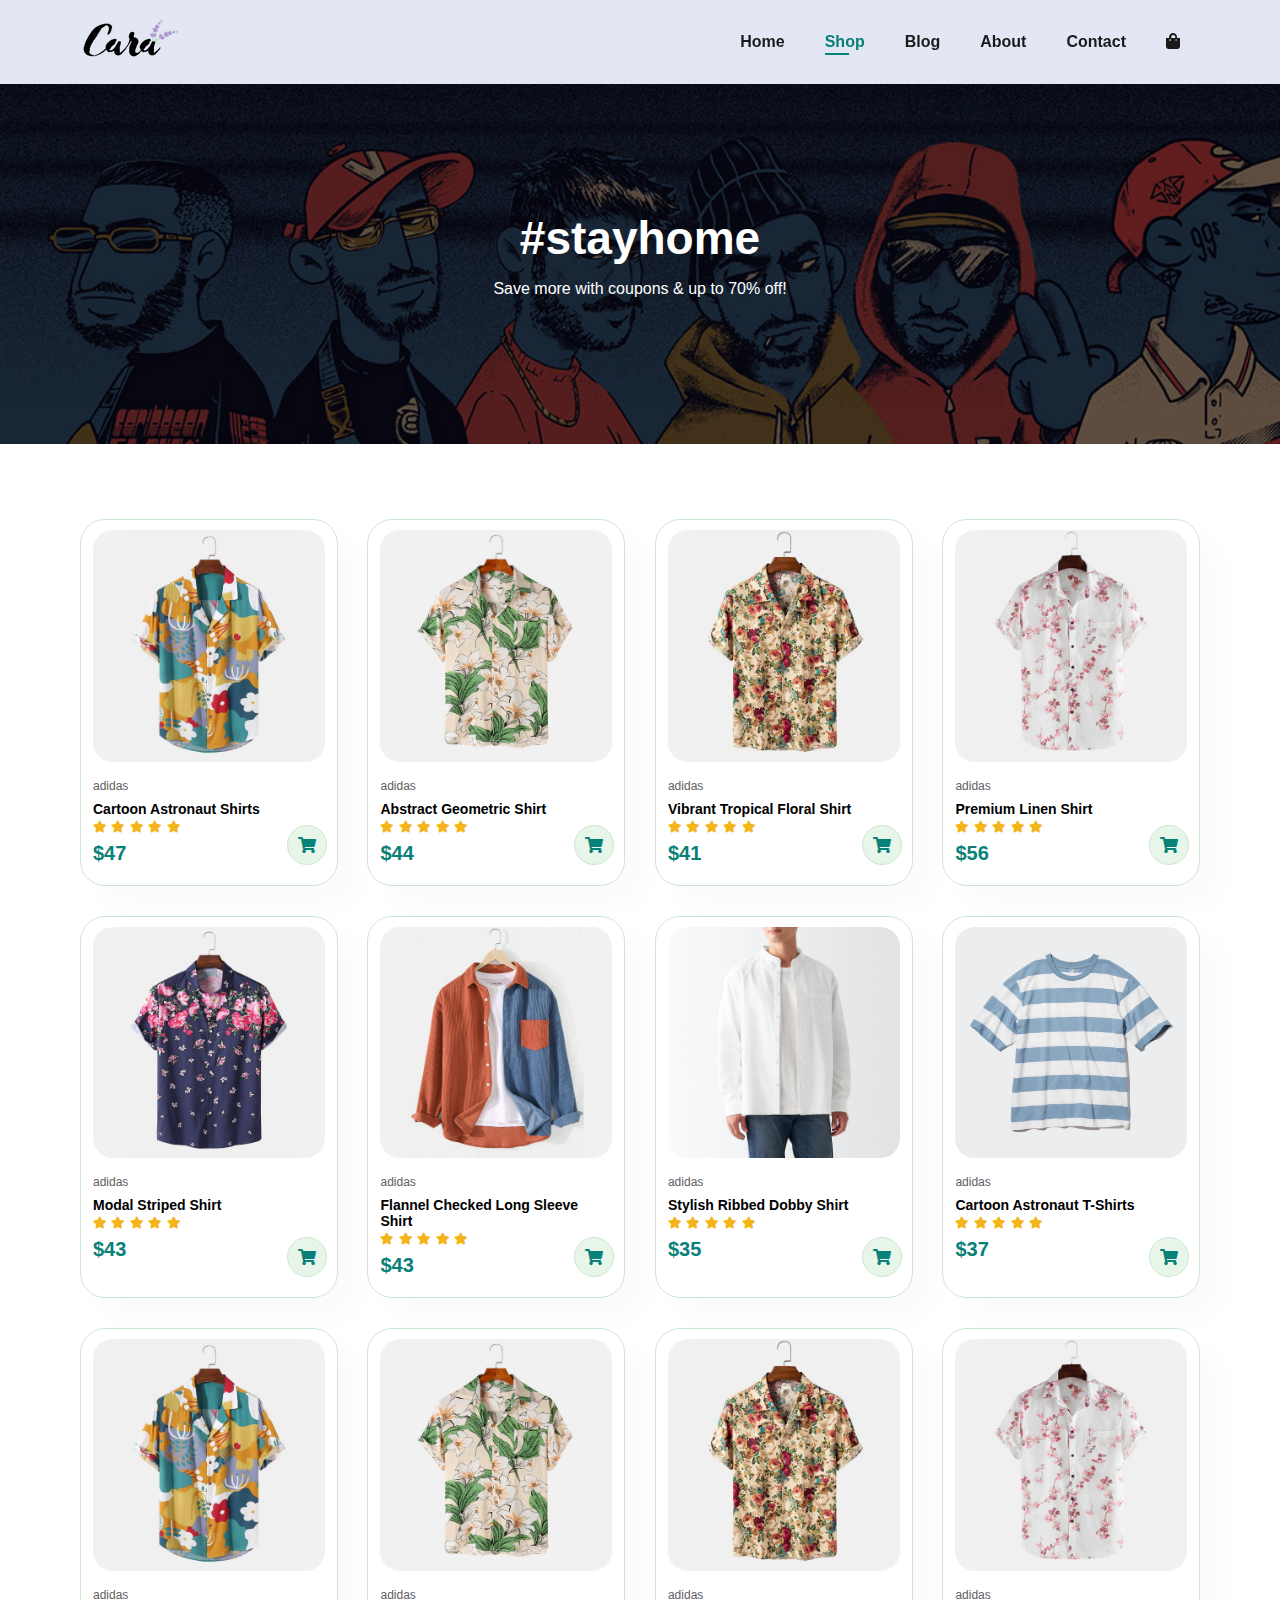
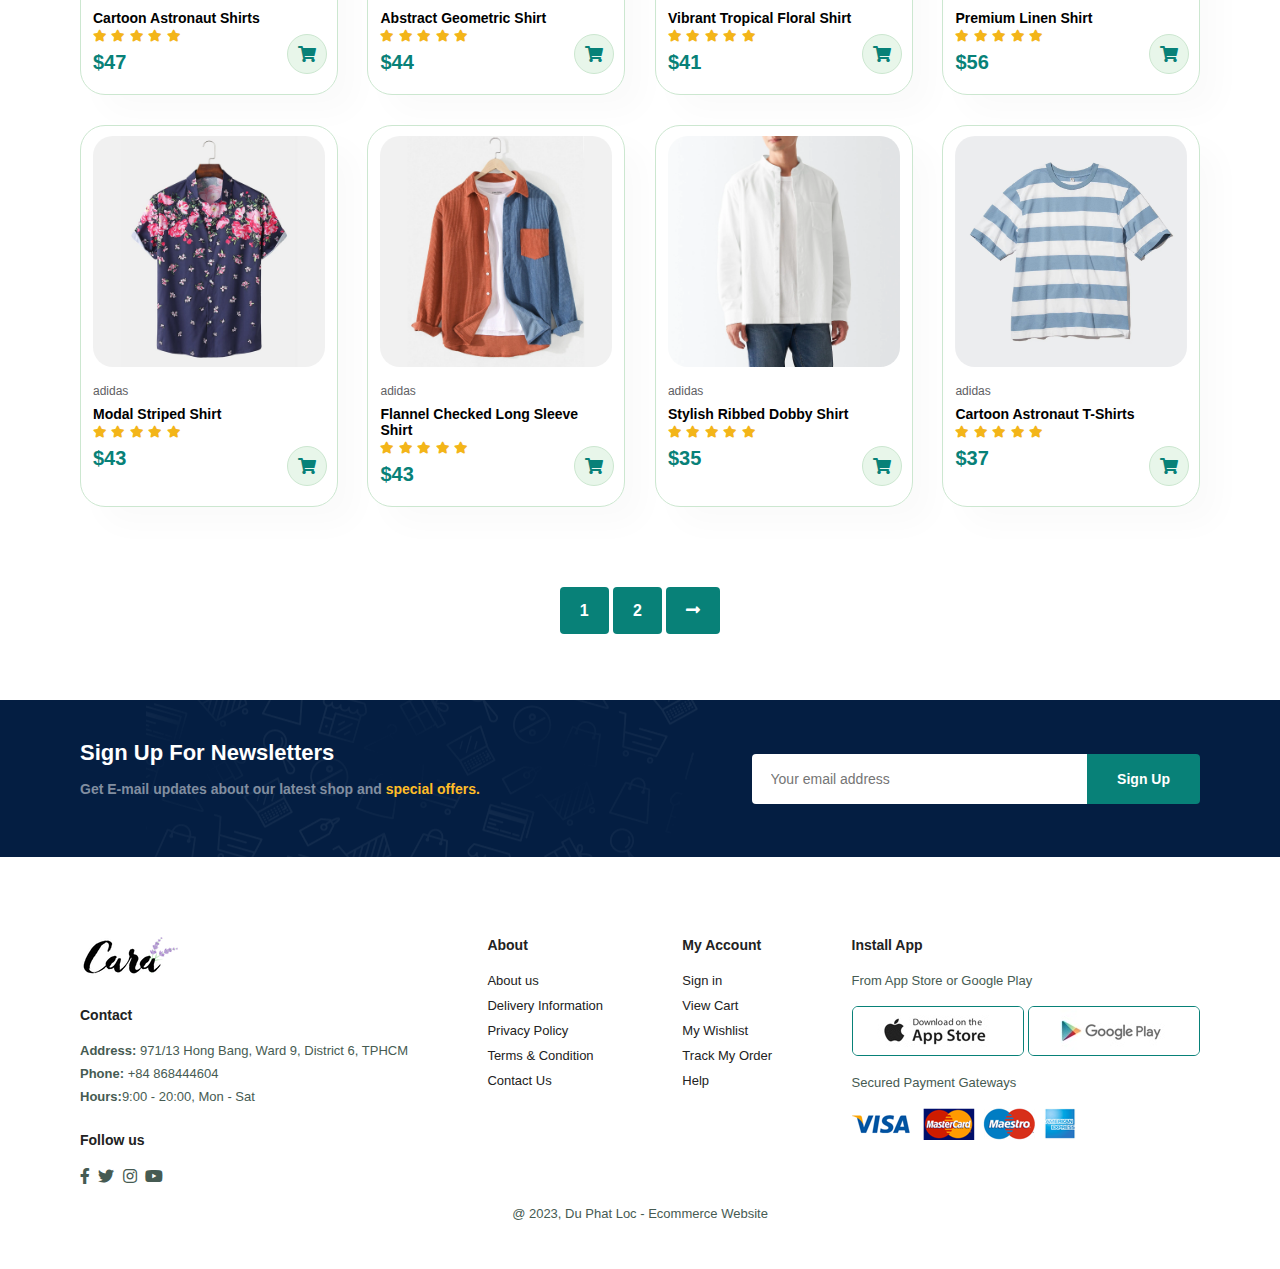
<file: shop.html>
<!DOCTYPE html>
<html lang="en">
  <head>
    <meta charset="UTF-8" />
    <meta http-equiv="X-UA-Compatible" content="IE=edge" />
    <meta name="viewport" content="width=device-width, initial-scale=1.0" />
    <title>Ecommerce Website</title>
    <link
      rel="stylesheet"
      href="https://use.fontawesome.com/releases/v5.15.4/css/all.css"
    />
    <link rel="stylesheet" href="style.css" />
  </head>

  <body>
    <section id="header">
      <a href="#"><img src="img/logo.png" class="logo" alt="" /></a>
      <div>
        <ul id="navbar">
          <li><a href="index.html">Home</a></li>
          <li><a class="active" href="shop.html">Shop</a></li>
          <li><a href="blog.html">Blog</a></li>
          <li><a href="about.html">About</a></li>
          <li><a href="contact.html">Contact</a></li>
          <li id="lg-bag">
            <a href="cart.html"><i class="fas fa-shopping-bag"></i></a>
          </li>
          <a href="#" id="close"><i class="fas fa-times"></i></a>
        </ul>
      </div>
      <div id="mobile">
        <a href="cart.html"><i class="fas fa-shopping-bag"></i></a>
        <i id="bar" class="fas fa-outdent"></i>
      </div>
    </section>

    <section id="page-header">
      <h2>#stayhome</h2>
      <p>Save more with coupons & up to 70% off!</p>
    </section>

    <section id="product1" class="section-p1">
      <div class="pro-container">
        <div class="pro" onclick="window.location.href='single-product.html';">
          <img src="img/products/f1.jpg" alt="" />
          <div class="des">
            <span>adidas</span>
            <h5>Cartoon Astronaut Shirts</h5>
            <div class="star">
              <i class="fas fa-star"></i>
              <i class="fas fa-star"></i>
              <i class="fas fa-star"></i>
              <i class="fas fa-star"></i>
              <i class="fas fa-star"></i>
            </div>
            <h4>$47</h4>
          </div>
          <a href="#"><i class="fas fa-shopping-cart"></i></a>
        </div>
        <div class="pro">
          <img src="img/products/f2.jpg" alt="" />
          <div class="des">
            <span>adidas</span>
            <h5>Abstract Geometric Shirt</h5>
            <div class="star">
              <i class="fas fa-star"></i>
              <i class="fas fa-star"></i>
              <i class="fas fa-star"></i>
              <i class="fas fa-star"></i>
              <i class="fas fa-star"></i>
            </div>
            <h4>$44</h4>
          </div>
          <a href="#"><i class="fas fa-shopping-cart"></i></a>
        </div>
        <div class="pro">
          <img src="img/products/f3.jpg" alt="" />
          <div class="des">
            <span>adidas</span>
            <h5>Vibrant Tropical Floral Shirt</h5>
            <div class="star">
              <i class="fas fa-star"></i>
              <i class="fas fa-star"></i>
              <i class="fas fa-star"></i>
              <i class="fas fa-star"></i>
              <i class="fas fa-star"></i>
            </div>
            <h4>$41</h4>
          </div>
          <a href="#"><i class="fas fa-shopping-cart"></i></a>
        </div>
        <div class="pro">
          <img src="img/products/f4.jpg" alt="" />
          <div class="des">
            <span>adidas</span>
            <h5>Premium Linen Shirt</h5>
            <div class="star">
              <i class="fas fa-star"></i>
              <i class="fas fa-star"></i>
              <i class="fas fa-star"></i>
              <i class="fas fa-star"></i>
              <i class="fas fa-star"></i>
            </div>
            <h4>$56</h4>
          </div>
          <a href="#"><i class="fas fa-shopping-cart"></i></a>
        </div>
        <div class="pro">
          <img src="img/products/f5.jpg" alt="" />
          <div class="des">
            <span>adidas</span>
            <h5>Modal Striped Shirt</h5>
            <div class="star">
              <i class="fas fa-star"></i>
              <i class="fas fa-star"></i>
              <i class="fas fa-star"></i>
              <i class="fas fa-star"></i>
              <i class="fas fa-star"></i>
            </div>
            <h4>$43</h4>
          </div>
          <a href="#"><i class="fas fa-shopping-cart"></i></a>
        </div>
        <div class="pro">
          <img src="img/products/f6.jpg" alt="" />
          <div class="des">
            <span>adidas</span>
            <h5>Flannel Checked Long Sleeve Shirt</h5>
            <div class="star">
              <i class="fas fa-star"></i>
              <i class="fas fa-star"></i>
              <i class="fas fa-star"></i>
              <i class="fas fa-star"></i>
              <i class="fas fa-star"></i>
            </div>
            <h4>$43</h4>
          </div>
          <a href="#"><i class="fas fa-shopping-cart"></i></a>
        </div>
        <div class="pro">
          <img src="img/products/f7.png" alt="" />
          <div class="des">
            <span>adidas</span>
            <h5>Stylish Ribbed Dobby Shirt</h5>
            <div class="star">
              <i class="fas fa-star"></i>
              <i class="fas fa-star"></i>
              <i class="fas fa-star"></i>
              <i class="fas fa-star"></i>
              <i class="fas fa-star"></i>
            </div>
            <h4>$35</h4>
          </div>
          <a href="#"><i class="fas fa-shopping-cart"></i></a>
        </div>
        <div class="pro">
          <img src="img/products/f8.jpg" alt="" />
          <div class="des">
            <span>adidas</span>
            <h5>Cartoon Astronaut T-Shirts</h5>
            <div class="star">
              <i class="fas fa-star"></i>
              <i class="fas fa-star"></i>
              <i class="fas fa-star"></i>
              <i class="fas fa-star"></i>
              <i class="fas fa-star"></i>
            </div>
            <h4>$37</h4>
          </div>
          <a href="#"><i class="fas fa-shopping-cart"></i></a>
        </div>

        <div class="pro">
          <img src="img/products/f1.jpg" alt="" />
          <div class="des">
            <span>adidas</span>
            <h5>Cartoon Astronaut Shirts</h5>
            <div class="star">
              <i class="fas fa-star"></i>
              <i class="fas fa-star"></i>
              <i class="fas fa-star"></i>
              <i class="fas fa-star"></i>
              <i class="fas fa-star"></i>
            </div>
            <h4>$47</h4>
          </div>
          <a href="#"><i class="fas fa-shopping-cart"></i></a>
        </div>
        <div class="pro">
          <img src="img/products/f2.jpg" alt="" />
          <div class="des">
            <span>adidas</span>
            <h5>Abstract Geometric Shirt</h5>
            <div class="star">
              <i class="fas fa-star"></i>
              <i class="fas fa-star"></i>
              <i class="fas fa-star"></i>
              <i class="fas fa-star"></i>
              <i class="fas fa-star"></i>
            </div>
            <h4>$44</h4>
          </div>
          <a href="#"><i class="fas fa-shopping-cart"></i></a>
        </div>
        <div class="pro">
          <img src="img/products/f3.jpg" alt="" />
          <div class="des">
            <span>adidas</span>
            <h5>Vibrant Tropical Floral Shirt</h5>
            <div class="star">
              <i class="fas fa-star"></i>
              <i class="fas fa-star"></i>
              <i class="fas fa-star"></i>
              <i class="fas fa-star"></i>
              <i class="fas fa-star"></i>
            </div>
            <h4>$41</h4>
          </div>
          <a href="#"><i class="fas fa-shopping-cart"></i></a>
        </div>
        <div class="pro">
          <img src="img/products/f4.jpg" alt="" />
          <div class="des">
            <span>adidas</span>
            <h5>Premium Linen Shirt</h5>
            <div class="star">
              <i class="fas fa-star"></i>
              <i class="fas fa-star"></i>
              <i class="fas fa-star"></i>
              <i class="fas fa-star"></i>
              <i class="fas fa-star"></i>
            </div>
            <h4>$56</h4>
          </div>
          <a href="#"><i class="fas fa-shopping-cart"></i></a>
        </div>
        <div class="pro">
          <img src="img/products/f5.jpg" alt="" />
          <div class="des">
            <span>adidas</span>
            <h5>Modal Striped Shirt</h5>
            <div class="star">
              <i class="fas fa-star"></i>
              <i class="fas fa-star"></i>
              <i class="fas fa-star"></i>
              <i class="fas fa-star"></i>
              <i class="fas fa-star"></i>
            </div>
            <h4>$43</h4>
          </div>
          <a href="#"><i class="fas fa-shopping-cart"></i></a>
        </div>
        <div class="pro">
          <img src="img/products/f6.jpg" alt="" />
          <div class="des">
            <span>adidas</span>
            <h5>Flannel Checked Long Sleeve Shirt</h5>
            <div class="star">
              <i class="fas fa-star"></i>
              <i class="fas fa-star"></i>
              <i class="fas fa-star"></i>
              <i class="fas fa-star"></i>
              <i class="fas fa-star"></i>
            </div>
            <h4>$43</h4>
          </div>
          <a href="#"><i class="fas fa-shopping-cart"></i></a>
        </div>
        <div class="pro">
          <img src="img/products/f7.png" alt="" />
          <div class="des">
            <span>adidas</span>
            <h5>Stylish Ribbed Dobby Shirt</h5>
            <div class="star">
              <i class="fas fa-star"></i>
              <i class="fas fa-star"></i>
              <i class="fas fa-star"></i>
              <i class="fas fa-star"></i>
              <i class="fas fa-star"></i>
            </div>
            <h4>$35</h4>
          </div>
          <a href="#"><i class="fas fa-shopping-cart"></i></a>
        </div>
        <div class="pro">
          <img src="img/products/f8.jpg" alt="" />
          <div class="des">
            <span>adidas</span>
            <h5>Cartoon Astronaut T-Shirts</h5>
            <div class="star">
              <i class="fas fa-star"></i>
              <i class="fas fa-star"></i>
              <i class="fas fa-star"></i>
              <i class="fas fa-star"></i>
              <i class="fas fa-star"></i>
            </div>
            <h4>$37</h4>
          </div>
          <a href="#"><i class="fas fa-shopping-cart"></i></a>
        </div>
      </div>
    </section>

    <section id="pagination" class="section-p1">
      <a href="#">1</a>
      <a href="#">2</a>
      <a href="#"><i class="fas fa-long-arrow-alt-right"></i></a>
    </section>

    <section id="newsletter" class="section-p1 section-m1">
      <div class="newstext">
        <h4>Sign Up For Newsletters</h4>
        <p>
          Get E-mail updates about our latest shop and
          <span> special offers.</span>
        </p>
      </div>
      <div class="form">
        <input type="text" placeholder="Your email address" />
        <button class="normal">Sign Up</button>
      </div>
    </section>

    <footer class="section-p1">
      <div class="col">
        <img class="logo" src="img/logo.png" alt="" />
        <h4>Contact</h4>
        <p>
          <strong>Address:</strong> 971/13 Hong Bang, Ward 9, District 6, TPHCM
        </p>
        <p><strong>Phone: </strong>+84 868444604</p>
        <p><strong>Hours:</strong>9:00 - 20:00, Mon - Sat</p>
        <div class="follow">
          <h4>Follow us</h4>
          <div class="icon">
            <i class="fab fa-facebook-f"></i>
            <i class="fab fa-twitter"></i>
            <i class="fab fa-instagram"></i>
            <i class="fab fa-youtube"></i>
          </div>
        </div>
      </div>

      <div class="col">
        <h4>About</h4>
        <a href="#">About us </a>
        <a href="#">Delivery Information </a>
        <a href="#">Privacy Policy</a>
        <a href="#">Terms & Condition</a>
        <a href="#">Contact Us</a>
      </div>

      <div class="col">
        <h4>My Account</h4>
        <a href="#">Sign in</a>
        <a href="#">View Cart </a>
        <a href="#">My Wishlist</a>
        <a href="#">Track My Order</a>
        <a href="#">Help</a>
      </div>

      <div class="col install">
        <h4>Install App</h4>
        <p>From App Store or Google Play</p>
        <div class="row">
          <img src="img/pay/app.jpg" alt="" />
          <img src="img/pay/play.jpg" alt="" />
        </div>
        <p>Secured Payment Gateways</p>
        <img src="img/pay/pay.png" alt="" />
      </div>

      <div class="copyright">
        <p>@ 2023, Du Phat Loc - Ecommerce Website</p>
      </div>
    </footer>

    <script src="script.js"></script>
  </body>
</html>
</file>
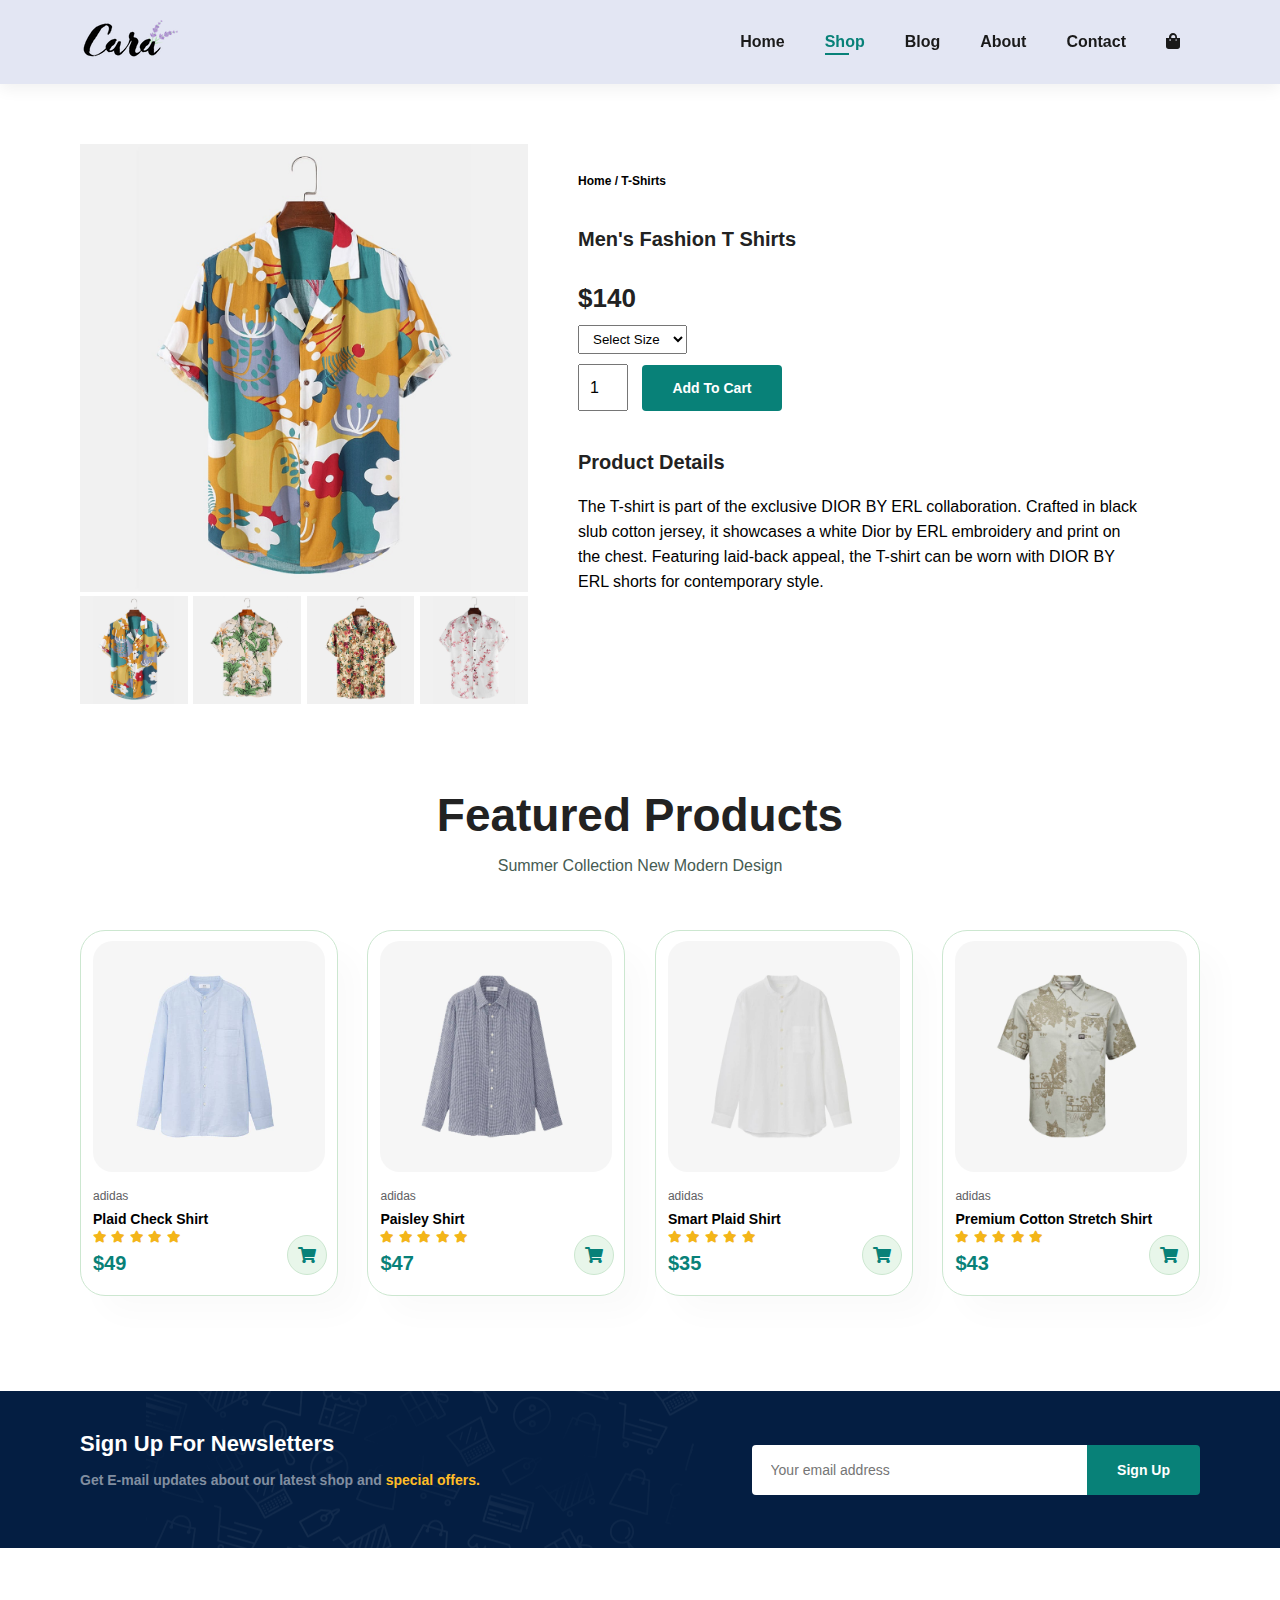
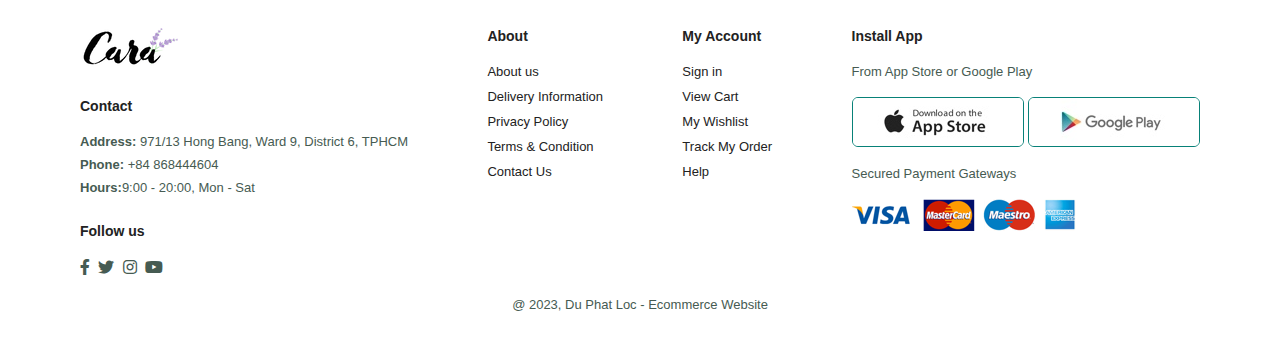
<file: single-product.html>
<!DOCTYPE html>
<html lang="en">
  <head>
    <meta charset="UTF-8" />
    <meta http-equiv="X-UA-Compatible" content="IE=edge" />
    <meta name="viewport" content="width=device-width, initial-scale=1.0" />
    <title>Ecommerce Website</title>
    <link
      rel="stylesheet"
      href="https://use.fontawesome.com/releases/v5.15.4/css/all.css"
    />
    <link rel="stylesheet" href="style.css" />
  </head>

  <body>
    <section id="header">
      <a href="#"><img src="img/logo.png" class="logo" alt="" /></a>
      <div>
        <ul id="navbar">
          <li><a href="index.html">Home</a></li>
          <li><a class="active" href="shop.html">Shop</a></li>
          <li><a href="blog.html">Blog</a></li>
          <li><a href="about.html">About</a></li>
          <li><a href="contact.html">Contact</a></li>
          <li id="lg-bag">
            <a href="cart.html"><i class="fas fa-shopping-bag"></i></a>
          </li>
          <a href="#" id="close"><i class="fas fa-times"></i></a>
        </ul>
      </div>
      <div id="mobile">
        <a href="cart.html"><i class="fas fa-shopping-bag"></i></a>
        <i id="bar" class="fas fa-outdent"></i>
      </div>
    </section>

    <section id="prodetails" class="section-p1">
      <div class="single-pro-image">
        <img src="img/products/f1.jpg" width="100%" id="MainImg" alt="" />

        <div class="small-img-group">
          <div class="small-img-col">
            <img
              src="img/products/f1.jpg"
              width="100%"
              class="small-img"
              alt=""
            />
          </div>
          <div class="small-img-col">
            <img
              src="img/products/f2.jpg"
              width="100%"
              class="small-img"
              alt=""
            />
          </div>
          <div class="small-img-col">
            <img
              src="img/products/f3.jpg"
              width="100%"
              class="small-img"
              alt=""
            />
          </div>
          <div class="small-img-col">
            <img
              src="img/products/f4.jpg"
              width="100%"
              class="small-img"
              alt=""
            />
          </div>
        </div>
      </div>

      <div class="single-pro-details">
        <h6>Home / T-Shirts</h6>
        <h4>Men's Fashion T Shirts</h4>
        <h2>$140</h2>
        <select>
          <option>Select Size</option>
          <option>XXL</option>
          <option>XL</option>
          <option>Large</option>
          <option>Medium</option>
          <option>Small</option>
        </select>
        <input type="number" value="1" />
        <button class="normal">Add To Cart</button>
        <h4>Product Details</h4>
        <span
          >The T-shirt is part of the exclusive DIOR BY ERL collaboration.
          Crafted in black slub cotton jersey, it showcases a white Dior by ERL
          embroidery and print on the chest. Featuring laid-back appeal, the
          T-shirt can be worn with DIOR BY ERL shorts for contemporary
          style.</span
        >
      </div>
    </section>

    <section id="product1" class="section-p1">
      <h2>Featured Products</h2>
      <p>Summer Collection New Modern Design</p>
      <div class="pro-container">
        <div class="pro">
          <img src="img/products/n1.jpg" alt="" />
          <div class="des">
            <span>adidas</span>
            <h5>Plaid Check Shirt</h5>
            <div class="star">
              <i class="fas fa-star"></i>
              <i class="fas fa-star"></i>
              <i class="fas fa-star"></i>
              <i class="fas fa-star"></i>
              <i class="fas fa-star"></i>
            </div>
            <h4>$49</h4>
          </div>
          <a href="#"><i class="fas fa-shopping-cart"></i></a>
        </div>
        <div class="pro">
          <img src="img/products/n2.jpg" alt="" />
          <div class="des">
            <span>adidas</span>
            <h5>Paisley Shirt</h5>
            <div class="star">
              <i class="fas fa-star"></i>
              <i class="fas fa-star"></i>
              <i class="fas fa-star"></i>
              <i class="fas fa-star"></i>
              <i class="fas fa-star"></i>
            </div>
            <h4>$47</h4>
          </div>
          <a href="#"><i class="fas fa-shopping-cart"></i></a>
        </div>
        <div class="pro">
          <img src="img/products/n3.jpg" alt="" />
          <div class="des">
            <span>adidas</span>
            <h5>Smart Plaid Shirt</h5>
            <div class="star">
              <i class="fas fa-star"></i>
              <i class="fas fa-star"></i>
              <i class="fas fa-star"></i>
              <i class="fas fa-star"></i>
              <i class="fas fa-star"></i>
            </div>
            <h4>$35</h4>
          </div>
          <a href="#"><i class="fas fa-shopping-cart"></i></a>
        </div>
        <div class="pro">
          <img src="img/products/n4.jpg" alt="" />
          <div class="des">
            <span>adidas</span>
            <h5>Premium Cotton Stretch Shirt</h5>
            <div class="star">
              <i class="fas fa-star"></i>
              <i class="fas fa-star"></i>
              <i class="fas fa-star"></i>
              <i class="fas fa-star"></i>
              <i class="fas fa-star"></i>
            </div>
            <h4>$43</h4>
          </div>
          <a href="#"><i class="fas fa-shopping-cart"></i></a>
        </div>
      </div>
    </section>

    <section id="newsletter" class="section-p1 section-m1">
      <div class="newstext">
        <h4>Sign Up For Newsletters</h4>
        <p>
          Get E-mail updates about our latest shop and
          <span> special offers.</span>
        </p>
      </div>
      <div class="form">
        <input type="text" placeholder="Your email address" />
        <button class="normal">Sign Up</button>
      </div>
    </section>

    <footer class="section-p1">
      <div class="col">
        <img class="logo" src="img/logo.png" alt="" />
        <h4>Contact</h4>
        <p>
          <strong>Address:</strong> 971/13 Hong Bang, Ward 9, District 6, TPHCM
        </p>
        <p><strong>Phone: </strong>+84 868444604</p>
        <p><strong>Hours:</strong>9:00 - 20:00, Mon - Sat</p>
        <div class="follow">
          <h4>Follow us</h4>
          <div class="icon">
            <i class="fab fa-facebook-f"></i>
            <i class="fab fa-twitter"></i>
            <i class="fab fa-instagram"></i>
            <i class="fab fa-youtube"></i>
          </div>
        </div>
      </div>

      <div class="col">
        <h4>About</h4>
        <a href="#">About us </a>
        <a href="#">Delivery Information </a>
        <a href="#">Privacy Policy</a>
        <a href="#">Terms & Condition</a>
        <a href="#">Contact Us</a>
      </div>

      <div class="col">
        <h4>My Account</h4>
        <a href="#">Sign in</a>
        <a href="#">View Cart </a>
        <a href="#">My Wishlist</a>
        <a href="#">Track My Order</a>
        <a href="#">Help</a>
      </div>

      <div class="col install">
        <h4>Install App</h4>
        <p>From App Store or Google Play</p>
        <div class="row">
          <img src="img/pay/app.jpg" alt="" />
          <img src="img/pay/play.jpg" alt="" />
        </div>
        <p>Secured Payment Gateways</p>
        <img src="img/pay/pay.png" alt="" />
      </div>

      <div class="copyright">
        <p>@ 2023, Du Phat Loc - Ecommerce Website</p>
      </div>
    </footer>

    <script>
      var MainImg = document.getElementById('MainImg');
      var smallimg = document.getElementsByClassName('small-img');

      smallimg[0].onclick = function () {
        MainImg.src = smallimg[0].src;
      };
      smallimg[1].onclick = function () {
        MainImg.src = smallimg[1].src;
      };
      smallimg[2].onclick = function () {
        MainImg.src = smallimg[2].src;
      };
      smallimg[3].onclick = function () {
        MainImg.src = smallimg[3].src;
      };
    </script>

    <script src="script.js"></script>
  </body>
</html>
</file>
<file: style.css>
@import url('https://fonts.googleapis.com/css2?family=League+Spartan:wght@100;200;300;400;500;600;700;800;900&display=swap');
* {
  margin: 0;
  padding: 0;
  box-sizing: border-box;
  font-family: 'Spartan', sans-serif;
}

h1 {
  font-size: 50px;
  line-height: 64px;
  color: #222;
}

h2 {
  font-size: 46px;
  line-height: 54px;
  color: #222;
}

h4 {
  font-size: 20px;
  color: #222;
}

h6 {
  font-weight: 700;
  font-size: 12px;
}

p {
  font-size: 16px;
  color: #465b52;
  margin: 15px 0 20px 0;
}

.section-p1 {
  padding: 40px 80px;
}

.section-m1 {
  margin: 40px 0;
}

body {
  width: 100%;
}

/*  Header Start */
#header {
  display: flex;
  align-items: center;
  justify-content: space-between;
  padding: 20px 80px;
  background: #e3e6f3;
  box-shadow: 0 5px 15px rgba(0, 0, 0, 0.06);
  z-index: 999;
  position: sticky;
  top: 0;
  left: 0;
}

#navbar {
  display: flex;
  align-items: center;
  justify-content: center;
}

#navbar li {
  list-style: none;
  padding: 0 20px;
  position: relative;
}

#navbar li a {
  text-decoration: none;
  font-size: 16px;
  font-weight: 600;
  color: #1a1a1a;
  transition: 0.3s ease;
}

#navbar li a:hover,
#navbar li a.active {
  color: #088178;
}

#navbar li a.active::after,
#navbar li a:hover::after {
  content: '';
  width: 30%;
  height: 2px;
  background-color: #088178;
  position: absolute;
  bottom: -4px;
  left: 20px;
}

#mobile {
  display: none;
  align-items: center;
}

#close {
  display: none;
}

/* Home Page */
#hero {
  background-image: url('img/hero4.png');
  height: 90vh;
  width: 100%;
  background-size: cover;
  background-position: top 25% right 0;
  padding: 0 80px;
  display: flex;
  flex-direction: column;
  align-items: flex-start;
  justify-content: center;
}

#hero h4 {
  padding-bottom: 15px;
}

#hero h1 {
  color: #088178;
}

#hero button {
  background-image: url('img/button.png');
  background-color: transparent;
  color: #088178;
  border: 0;
  padding: 14px 80px 14px 80px;
  background-repeat: no-repeat;
  cursor: pointer;
  font-weight: 700;
  font-size: 15px;
}

#feature {
  display: flex;
  align-items: center;
  justify-content: space-between;
  flex-wrap: wrap;
}

#feature .fe-box {
  width: 180px;
  text-align: center;
  padding: 25px 15px;
  box-shadow: 20px 20px 34px rgba(0, 0, 0, 0.03);
  border: 1px solid #cce7d0;
  border-radius: 4px;
  margin: 15px 0;
}

#feature .fe-box:hover {
  box-shadow: 10px 10px 54px rgba(70, 62, 221, 0.1);
}

#feature .fe-box img {
  width: 100%;
  margin-bottom: 10px;
}

#feature .fe-box h6 {
  display: inline-block;
  padding: 9px 8px 10px 8px;
  line-height: 1;
  border-radius: 4px;
  color: #088178;
  background-color: #fddde4;
}

#feature .fe-box:nth-child(2) h6 {
  background-color: #cdebbc;
}

#feature .fe-box:nth-child(3) h6 {
  background-color: #d1e8f2;
}

#feature .fe-box:nth-child(4) h6 {
  background-color: #cdd4f8;
}

#feature .fe-box:nth-child(5) h6 {
  background-color: #f6dbf6;
}

#feature .fe-box:nth-child(6) h6 {
  background-color: #fff2e5;
}

#product1 {
  text-align: center;
}

#product1 .pro-container {
  display: flex;
  justify-content: space-between;
  padding-top: 20px;
  flex-wrap: wrap;
}

#product1 .pro {
  width: 23%;
  min-width: 250px;
  padding: 10px 12px;
  border: 1px solid #cce7d0;
  border-radius: 25px;
  cursor: pointer;
  box-shadow: 20px 20px 30px rgba(0, 0, 0, 0.02);
  margin: 15px 0;
  transition: 0.2 ease;
  position: relative;
}

#product1 .pro:hover {
  box-shadow: 20px 20px 30px rgba(0, 0, 0, 0.06);
}

#product1 .pro img {
  width: 100%;
  border-radius: 20px;
}

#product1 .pro .des {
  text-align: start;
  padding: 10px 0;
}

#product1 .pro .des span {
  color: #606063;
  font-size: 12px;
}

#product1 .pro .des h5 {
  padding-top: 7px;
  color: 1a1a1a;
  font-size: 14px;
}

#product1 .pro .des i {
  font-size: 12px;
  color: rgb(243, 181, 25);
}

#product1 .pro .des h4 {
  padding-top: 7px;
  font-size: 15p;
  font-weight: 700;
  color: #088178;
}

#product1 .pro a {
  width: 40px;
  height: 40px;
  line-height: 40px;
  border-radius: 50px;
  background-color: #e8f6ea;
  font-weight: 500;
  color: #088178;
  border: 1px solid #cce7d0;
  position: absolute; /*so every time we use position absolute inside a child element,  we have to figure out the parent element of 
    this child element and then we have to add position relative inside that parent element is class="pro" */
  bottom: 20px;
  right: 10px;
}

#banner {
  display: flex;
  flex-direction: column;
  justify-content: center;
  align-items: center;
  text-align: center;
  background-image: url('img/banner/b2.jpg');
  width: 100%;
  height: 40vh;
  background-size: cover;
  background-position: center;
}

#banner h4 {
  color: #fff;
  font-size: 16px;
}

#banner h2 {
  color: #fff;
  font-size: 30px;
  padding: 10px 0;
}

#banner h2 span {
  color: #ef3636;
}

button.normal {
  font-size: 14px;
  font-weight: 600;
  padding: 15px 30px;
  color: #000;
  background-color: #fff;
  border-radius: 4px;
  cursor: pointer;
  border: none;
  outline: none;
  transition: 0.2s;
}

#banner button:hover {
  background: #088178;
  color: #fff;
}

#sm-banner {
  display: flex;
  justify-content: space-between;
  flex-wrap: wrap;
}

#sm-banner .banner-box {
  display: flex;
  flex-direction: column;
  justify-content: center;
  align-items: flex-start;
  background-image: url('img/banner/b17.jpg');
  min-width: 650px;
  height: 50vh;
  background-size: cover;
  background-position: center;
  padding: 30px;
}

#sm-banner .banner-box2 {
  background-image: url('img/banner/b10.jpg');
}

#sm-banner h4 {
  color: #fff;
  font-size: 20px;
  font-weight: 300;
}

#sm-banner h2 {
  color: #fff;
  font-size: 28px;
  font-weight: 800;
}

#sm-banner span {
  color: #fff;
  font-size: 14px;
  font-weight: 500;
  padding-bottom: 15px;
}

button.white {
  font-size: 13px;
  font-weight: 600;
  padding: 11px 18px;
  color: #fff;
  background-color: transparent;
  cursor: pointer;
  border: 2px solid #fff;
  outline: none;
  transition: 0.2s;
}

#sm-banner .banner-box:hover button {
  background-color: #088178;
  border: 1px solid #088178;
}

#banner3 {
  display: flex;
  justify-content: space-between;
  flex-wrap: wrap;
  padding: 0 80px;
}

#banner3 .banner-box {
  display: flex;
  flex-direction: column;
  justify-content: center;
  align-items: flex-start;
  background-image: url('img/banner/b7.jpg');
  min-width: 30%;
  height: 30vh;
  background-size: cover;
  background-position: center;
  padding: 20px;
  margin-bottom: 20px;
}

#banner3 .banner-box2 {
  background-image: url('img/banner/b4.jpg');
}

#banner3 .banner-box3 {
  background-image: url('img/banner/b18.jpg');
}

#banner3 h2 {
  color: #fff;
  font-weight: 900;
  font-size: 22px;
}

#banner3 h3 {
  color: #ec544e;
  font-weight: 800;
  font-size: 15px;
}

#newsletter {
  display: flex;
  justify-content: space-between;
  flex-wrap: wrap;
  align-items: center;
  background-image: url('img/banner/b14.png');
  background-repeat: no-repeat;
  background-position: 20% 30%;
  background-color: #041e42;
}

#newsletter h4 {
  font-size: 22px;
  font-weight: 700;
  color: #fff;
}

#newsletter p {
  font-size: 14px;
  font-weight: 600;
  color: #818ea0;
}

#newsletter p span {
  color: #ffbd27;
}

#newsletter .form {
  display: flex;
  width: 40%;
}

#newsletter input {
  height: 3.125rem;
  padding: 0 1.25em;
  font-size: 14px;
  width: 100%;
  border: 1px solid transparent;
  border-radius: 4px;
  outline: none;
  border-top-right-radius: 0;
  border-bottom-right-radius: 0;
}

#newsletter button {
  background-color: #088178;
  color: #fff;
  white-space: nowrap;
  border-top-left-radius: 0;
  border-bottom-left-radius: 0;
}

footer {
  display: flex;
  flex-wrap: wrap;
  justify-content: space-between;
}

footer .col {
  display: flex;
  flex-direction: column;
  align-items: flex-start;
  margin-bottom: 20px;
}

footer .logo {
  margin-bottom: 30px;
}

footer h4 {
  font-size: 14px;
  padding-bottom: 20px;
}

footer p {
  font-size: 13px;
  margin: 0 0 8px 0;
}

footer a {
  font-size: 13px;
  text-decoration: none;
  color: #222;
  margin-bottom: 10px;
}

footer .follow {
  margin-top: 20px;
}

footer .follow i {
  color: #465b52;
  padding-right: 4px;
  cursor: pointer;
}

footer .install .row img {
  border: 1px solid #088178;
  border-radius: 6px;
}

footer .install img {
  margin: 10px 0 15px 0;
}

footer .follow i:hover,
footer a:hover {
  color: #088178;
}

footer .copyright {
  width: 100%;
  text-align: center;
}

/* Shop Page */
#page-header {
  background-image: url('img/banner/b1.jpg');
  width: 100%;
  height: 40vh;
  background-size: cover;
  display: flex;
  justify-content: center;
  text-align: center;
  flex-direction: column;
  padding: 14px;
}

#page-header h2,
#page-header p {
  color: #fff;
}

#pagination {
  text-align: center;
}

#pagination a {
  text-decoration: none;
  background-color: #088178;
  padding: 15px 20px;
  border-radius: 4px;
  color: #fff;
  font-weight: 600;
}

#pagination a i {
  font-size: 16px;
  font-weight: 600;
}

/* Single Product */
#prodetails {
  display: flex;
  margin-top: 20px;
}

#prodetails .single-pro-image {
  width: 40%;
  margin-right: 50px;
}

.small-img-group {
  display: flex;
  justify-content: space-between;
}

.small-img-col {
  flex-basis: 24%;
  cursor: pointer;
}

#prodetails .single-pro-details {
  width: 50%;
  padding-top: 30px;
}

#prodetails .single-pro-details h4 {
  padding: 40px 0 20px 0;
}

#prodetails .single-pro-details h2 {
  font-size: 26px;
}

#prodetails .single-pro-details select {
  display: block;
  padding: 5px 10px;
  margin-bottom: 10px;
}

#prodetails .single-pro-details input {
  width: 50px;
  height: 47px;
  padding-left: 10px;
  font-size: 16px;
  margin-right: 10px;
}

#prodetails .single-pro-details input:focus {
  outline: none;
}

#prodetails .single-pro-details button {
  background-color: #088178;
  color: #fff;
}

#prodetails .single-pro-details span {
  line-height: 25px;
}

/* Blog Page */
#page-header.blog-header {
  background-image: url('img/banner/b19.jpg');
}

#blog {
  padding: 150px 150px 0 150px;
}

#blog .blog-box {
  display: flex;
  align-items: center;
  width: 100%;
  position: relative;
  padding-bottom: 90px;
}

#blog .blog-img {
  width: 50%;
  margin-right: 40px;
}

#blog img {
  width: 100%;
  height: 300px;
  object-fit: cover;
}

#blog .blog-details {
  width: 50%;
}

#blog .blog-details a {
  text-decoration: none;
  font-size: 11px;
  color: #000;
  font-weight: 700;
  position: relative;
  transition: 0.3s;
}

#blog .blog-details a::after {
  content: '';
  width: 50px;
  height: 1px;
  background-color: #000;
  position: absolute;
  top: 4px;
  right: -60px;
}

#blog .blog-details a:hover {
  color: #088178;
}

#blog .blog-details a:hover::after {
  background-color: #088178;
}

#blog .blog-box h1 {
  position: absolute;
  top: -40px;
  left: 0;
  font-size: 70px;
  font-weight: 700;
  color: #c9cbce;
  z-index: -9;
}

/* About Page */
#page-header.about-header {
  background-image: url('img/about/banner.png');
}

#about-head {
  display: flex;
  align-items: center;
}

#about-head img {
  width: 50%;
  height: auto;
}

#about-head div {
  padding-left: 40px;
}

#about-app {
  text-align: center;
}

#about-app .video {
  width: 70%;
  height: 100%;
  margin: 30px auto 0 auto;
}

#about-app .video video {
  width: 100%;
  height: 100%;
  border-radius: 20px;
}

/*Contact Page */
#contact-details {
  display: flex;
  align-items: center;
  justify-content: space-between;
}

#contact-details .details {
  width: 40%;
}

#contact-details .details span,
#form-details form span {
  font-size: 12px;
}

#contact-details .details span h2,
#form-details form h2 {
  font-size: 26px;
  line-height: 35px;
  padding: 20px 0;
}

#contact-details .details span h3 {
  font-size: 16px;
  padding-bottom: 15px;
}

#contact-details .details li {
  list-style: none;
  display: flex;
  padding: 10px 0;
}

#contact-details .details li i {
  font-size: 14px;
  padding-right: 22px;
}

#contact-details .details li p {
  margin: 0;
  font-size: 14px;
}

#contact-details .map {
  width: 55%;
  height: 400px;
}

#contact-details .map iframe {
  width: 100%;
  height: 100%;
}

#form-details {
  display: flex;
  justify-content: space-between;
  margin: 30px;
  padding: 80px;
  border: 1px solid #e1e1e1;
}

#form-details form {
  width: 65%;
  display: flex;
  flex-direction: column;
  align-items: flex-start;
}

#form-details form input,
#form-details form textarea {
  width: 100%;
  padding: 12px 15px;
  outline: none;
  margin-bottom: 20px;
  border: 1px solid #e1e1e1;
}

#form-details form button {
  background-color: #088178;
  color: #fff;
}

#form-details .people div {
  padding-bottom: 25px;
  display: flex;
  align-items: flex-start;
}

#form-details .people div img {
  width: 65px;
  height: 65px;
  object-fit: cover;
  margin-right: 15px;
}

#form-details .people div p {
  margin: 0;
  font-size: 13px;
  line-height: 25px;
}

#form-details .people div p span {
  display: block;
  font-size: 15px;
  font-weight: 600;
  color: #000;
}

/* Cart Page */
#cart {
  overflow-x: auto;
}
#cart table {
  width: 100%;
  border-collapse: collapse;
  table-layout: fixed;
  white-space: nowrap;
}

#cart table img {
  width: 70px;
}

#cart table td:nth-child(1) {
  width: 100px;
  text-align: center;
}

#cart table td:nth-child(2) {
  width: 150px;
  text-align: center;
}

#cart table td:nth-child(3) {
  width: 250px;
  text-align: center;
}

#cart table td:nth-child(4),
#cart table td:nth-child(5),
#cart table td:nth-child(6) {
  width: 150px;
  text-align: center;
}

#cart table td:nth-child(5) input {
  width: 70px;
  padding: 10px 5px 10px 15px;
}

#cart table thead {
  border: 1px solid #e2e9e1;
  border-left: none;
  border-right: none;
}

#cart table thead td {
  font-weight: 700;
  text-transform: uppercase;
  font-size: 13px;
  padding: 18px 0;
}

#cart table tbody tr td {
  padding-top: 15px;
}

#cart table tbody td {
  font-size: 13px;
}

#cart-add {
  display: flex;
  flex-wrap: wrap;
  justify-content: space-between;
}
#coupon {
  width: 50%;
  margin-bottom: 30px;
}

#coupon h3,
#subtotal h3 {
  padding-bottom: 15px;
}

#coupon input {
  padding: 10px 20px;
  outline: none;
  width: 60%;
  margin-right: 10px;
  border: 1px solid #e2e9e1;
}

#coupon button,
#subtotal button {
  background-color: #088178;
  color: #fff;
  padding: 12px 20px;
}

#subtotal {
  width: 50%;
  margin-bottom: 30px;
  border: 1px solid #e2e9e1;
  padding: 30px;
}

#subtotal table {
  border-collapse: collapse;
  width: 100%;
  margin-bottom: 20px;
}

#subtotal table td {
  width: 50%;
  border: 1px solid #e2e9e1;
  padding: 10px;
  font-size: 13px;
}

/* Start Media Query */
@media (max-width: 799px) {
  .section-p1 {
    padding: 40px 40px;
  }
  #navbar {
    display: flex;
    flex-direction: column;
    align-items: flex-start;
    justify-content: flex-start;
    position: fixed;
    top: 0;
    right: -300px;
    height: 100vh;
    width: 300px;
    background-color: #e3e6e3;
    box-shadow: 0 40px 60px rgba(0, 0, 0, 0.1);
    padding: 80px 0 0 10px;
    transition: 0.3s;
  }
  #navbar.active {
    right: 0px;
  }
  #navbar li {
    margin-bottom: 25px;
  }
  #mobile {
    display: flex;
    align-items: center;
  }
  #mobile i {
    color: #1a1a1a;
    font-size: 24px;
    padding-left: 20px;
  }
  #close {
    display: initial;
    position: absolute;
    top: 30px;
    left: 30px;
    color: #222;
    font-size: 24px;
  }
  #lg-bag {
    display: none;
  }
  #hero {
    height: 70vh;
    padding: 0 80px;
    background-position: top 30% right 30%;
  }
  #feature {
    justify-content: center;
  }
  #feature .fe-box {
    margin: 15px 15px;
  }
  #product1 .pro-container {
    justify-content: center;
  }
  #product1 .pro {
    margin: 15px;
  }
  #banner {
    height: 20vh;
  }
  #sm-banner .banner-box {
    min-width: 100%;
    height: 30vh;
  }
  #banner3 {
    padding: 0px 40px;
  }
  #banner3 .banner-box {
    width: 28%;
  }
  #newsletter .form {
    width: 70%;
  }

  /* Contact Page */
  #form-details {
    padding: 40px;
  }
  #form-details form {
    width: 50%;
  }
}

@media (max-width: 477px) {
  .section-p1 {
    padding: 20px;
  }
  #header {
    padding: 10px 30px;
  }
  h1 {
    font-size: 38px;
  }
  h2 {
    font-size: 32px;
  }
  #hero {
    padding: 0 20px;
    background-position: 55%;
  }
  #feature {
    justify-content: space-between;
  }
  #feature .fe-box {
    width: 155px;
    margin: 0 0 15px 0;
  }
  #product1 .pro {
    width: 100%;
  }
  #banner {
    height: 40vh;
  }
  #sm-banner .banner-box {
    height: 40vh;
  }
  #sm-banner .banner-box2 {
    margin-top: 20px;
  }
  #banner3 {
    padding: 0 20px;
  }
  #banner3 .banner-box {
    width: 100%;
  }
  #newsletter {
    padding: 40px 20px;
  }
  #newsletter .form {
    width: 100%;
  }
  footer .copyright {
    text-align: start;
  }

  /* Single Product */
  #prodetails {
    display: flex;
    flex-direction: column;
  }
  #prodetails .single-pro-image {
    width: 100%;
    margin-right: px;
  }
  #prodetails .single-pro-details {
    width: 100%;
  }

  /* Blog Page  */
  #blog {
    padding: 100px 0px 0 20px;
  }
  #blog .blog-box {
    display: flex;
    flex-direction: column;
    align-items: flex-start;
  }
  #blog .blog-img {
    width: 100%;
    margin-right: 0px;
    margin-bottom: 30px;
  }
  #blog .blog-details {
    width: 100%;
  }

  /* About Page */
  #about-head {
    flex-direction: column;
  }

  #about-head img {
    width: 100%;
    margin-bottom: 20px;
  }

  #about-head div {
    padding-left: 0px;
  }

  #about-app .video {
    width: 100%;
  }

  /* Contact Page */
  #contact-details {
    flex-direction: column;
  }
  #contact-details .details {
    width: 100%;
    margin-bottom: 30px;
  }
  #contact-details .map {
    width: 100%;
  }
  #form-details {
    margin: 10px;
    padding: 30px 10px;
    flex-wrap: wrap;
  }
  #form-details form {
    width: 100%;
    margin-bottom: 30px;
  }

  /* Cart Page */
  #cart-add {
    flex-direction: column;
  }
  #coupon {
    width: 100%;
  }
  #subtotal {
    width: 100%;
    padding: 20px;
  }
}
</file>
